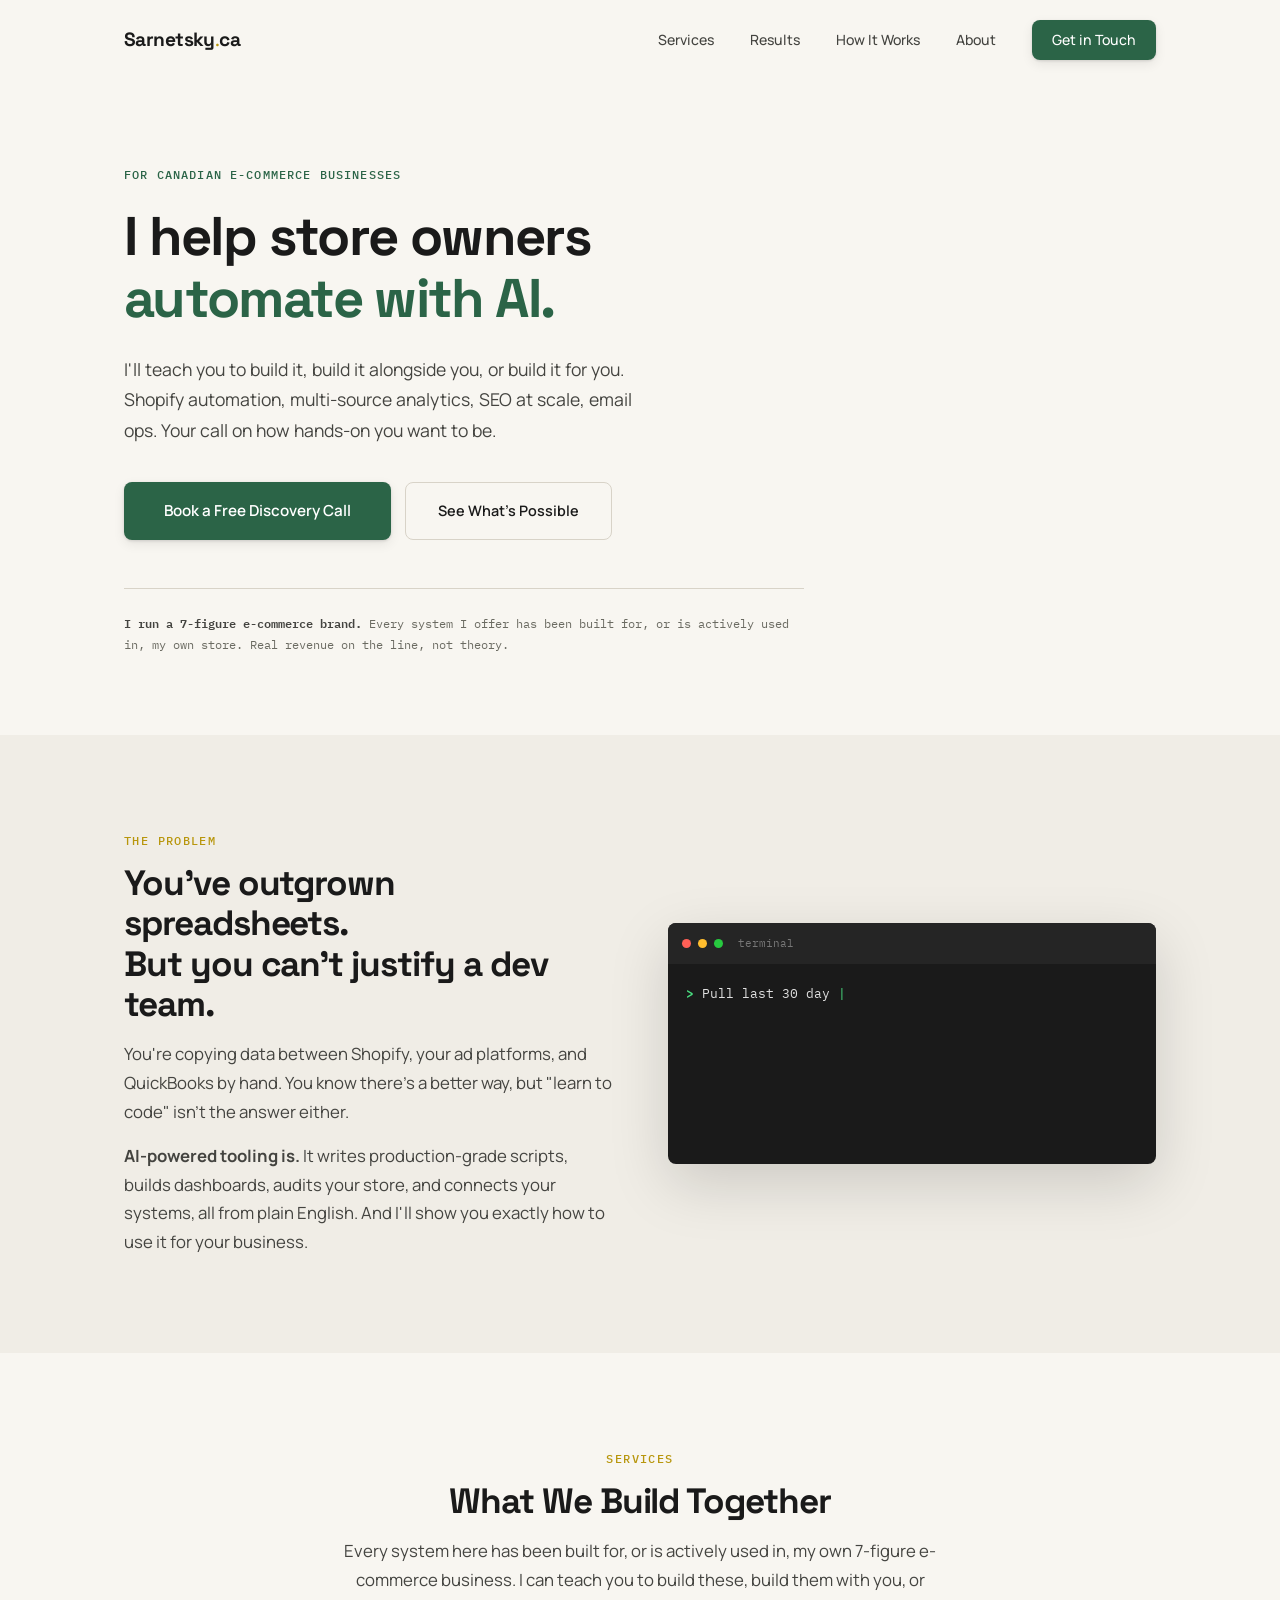
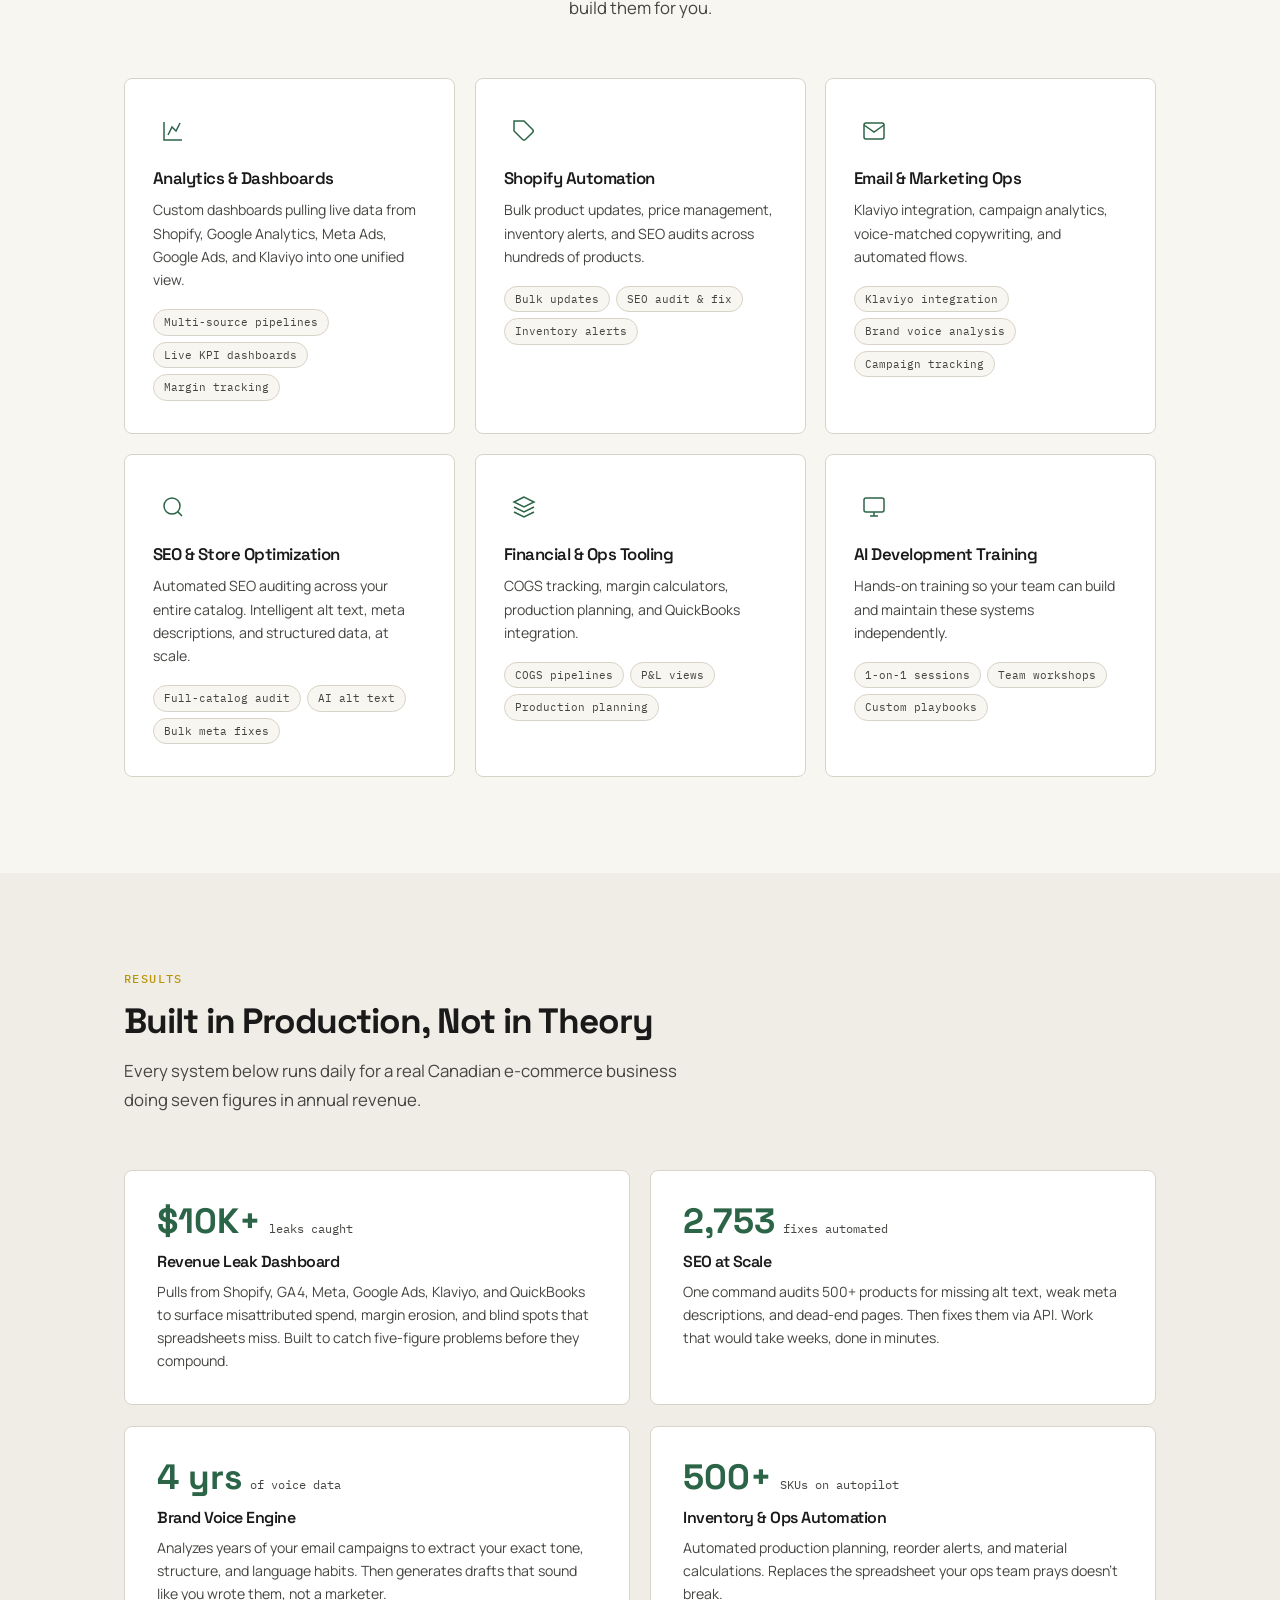
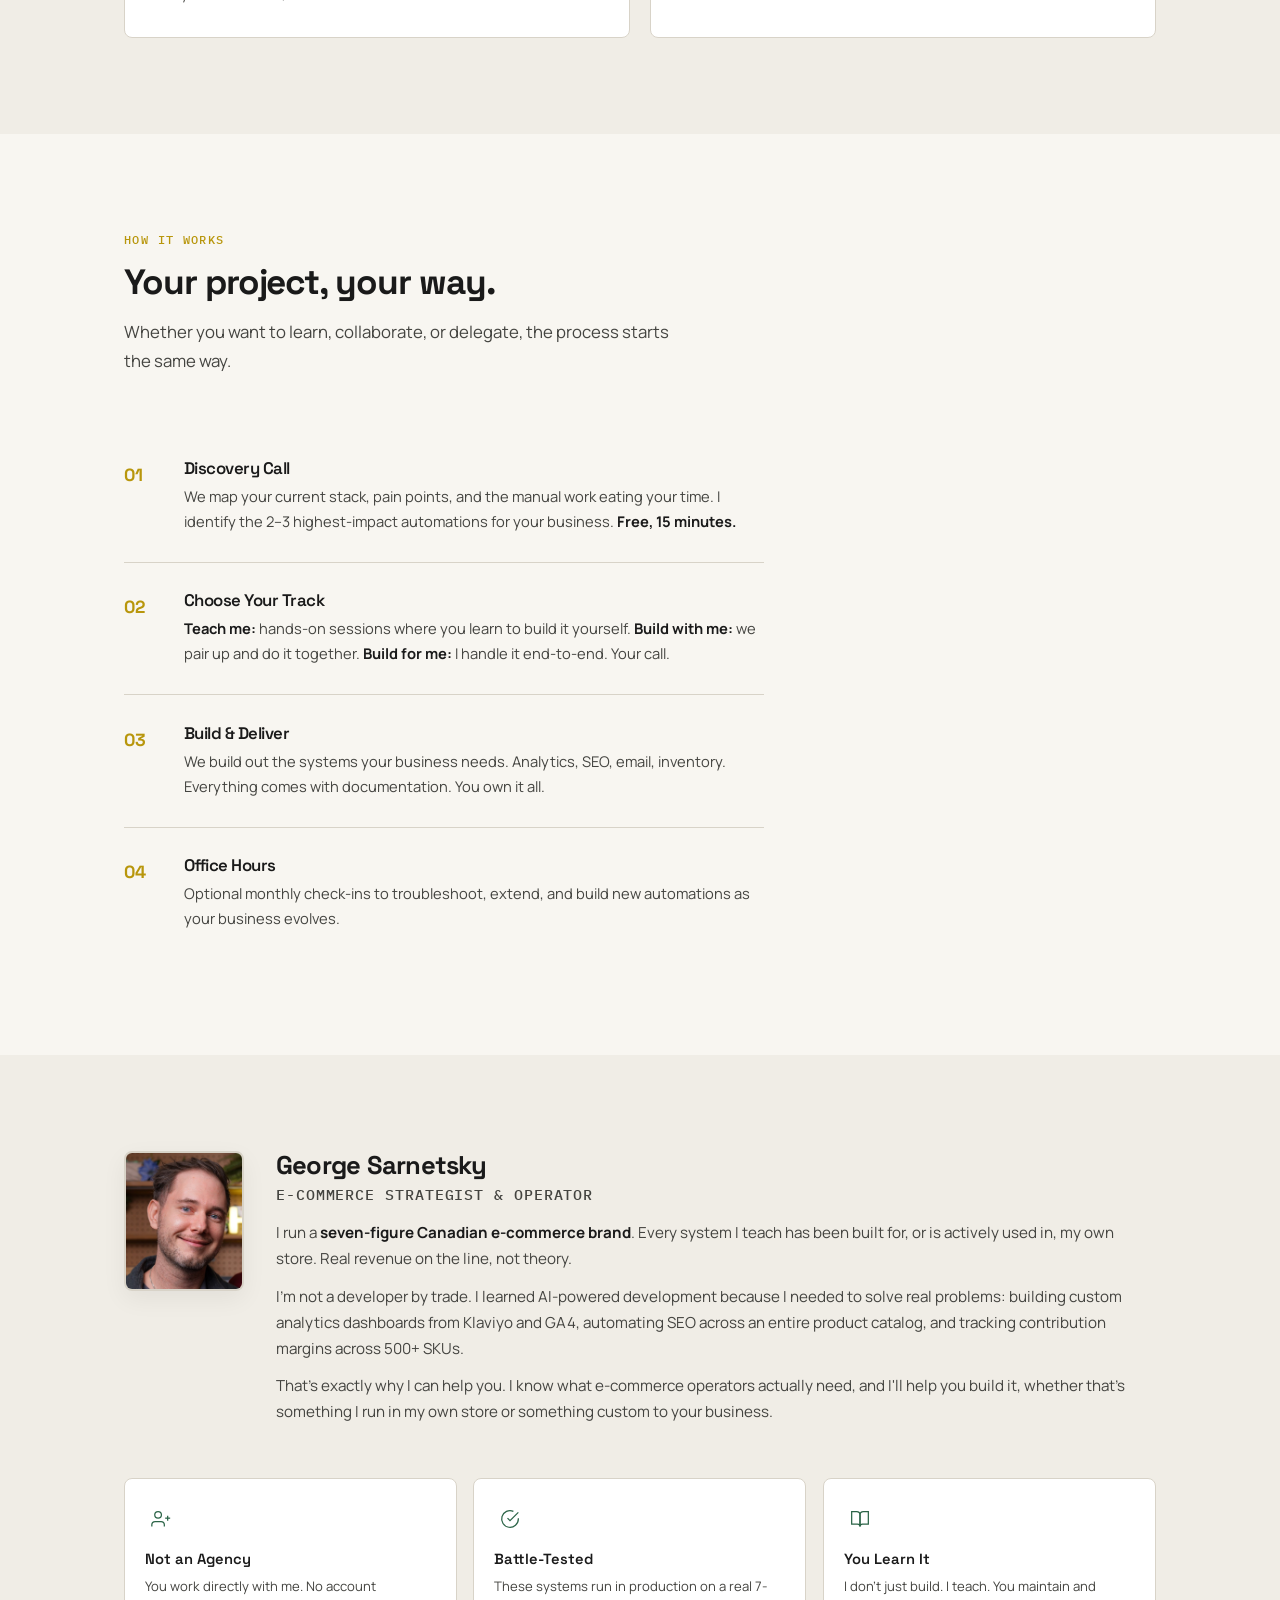
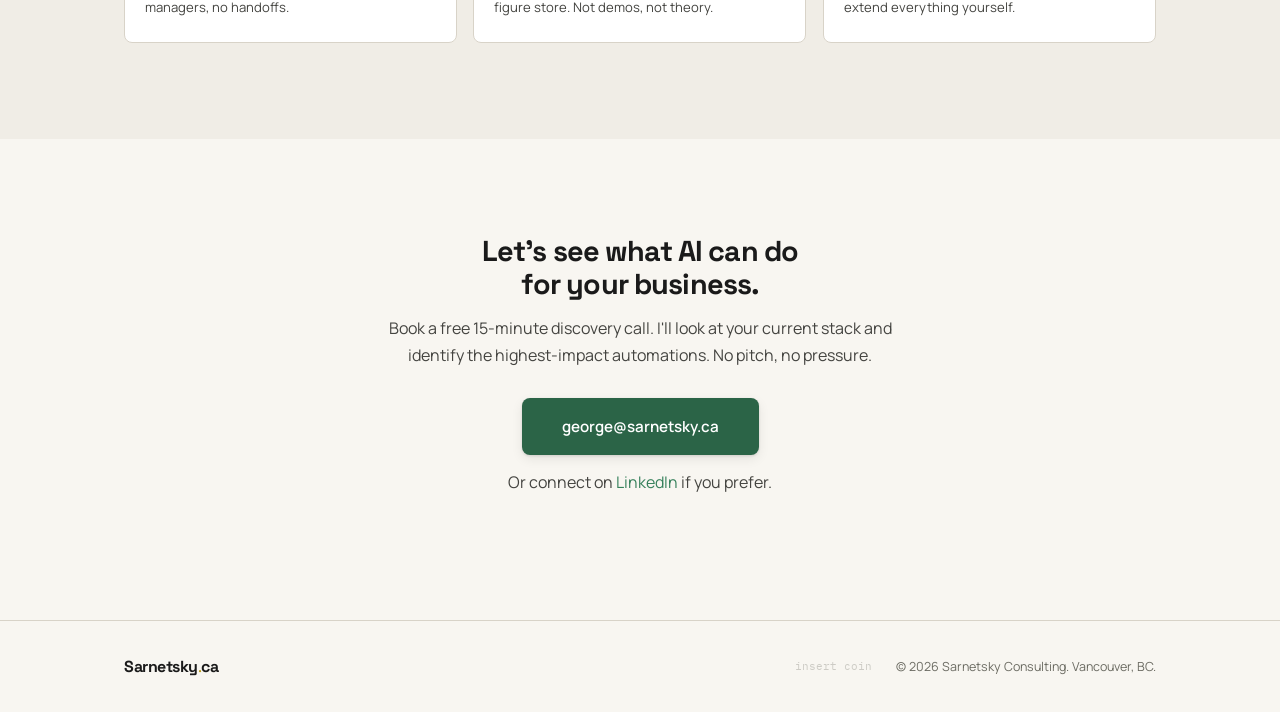
<file: index.html>
<!DOCTYPE html>
<html lang="en">
<head>
  <meta charset="UTF-8">
  <meta name="viewport" content="width=device-width, initial-scale=1.0">
  <title>Sarnetsky Consulting | AI-Powered E-Commerce Operations</title>
  <meta name="description" content="Sarnetsky Consulting helps Canadian e-commerce businesses automate operations, build dashboards, and scale smarter with AI-powered tooling.">
  <link rel="preconnect" href="https://fonts.googleapis.com">
  <link rel="preconnect" href="https://fonts.gstatic.com" crossorigin>
  <link href="https://fonts.googleapis.com/css2?family=Space+Grotesk:wght@400;500;600;700&family=Manrope:wght@400;500;600&family=IBM+Plex+Mono:wght@400;500&display=swap" rel="stylesheet">
  <link rel="stylesheet" href="css/style.css">
</head>
<body>

  <div class="scroll-hue-bar" id="hue-bar"></div>

  <!-- Nav -->
  <nav class="nav" id="nav">
    <div class="nav-inner container">
      <a href="#" class="nav-logo">
        Sarnetsky<span class="logo-dot">.</span>ca
      </a>
      <div class="nav-links" id="nav-links">
        <a href="#services">Services</a>
        <a href="#results">Results</a>
        <a href="#process">How It Works</a>
        <a href="#about">About</a>
        <a href="#contact" class="btn btn-sm btn-primary">Get in Touch</a>
      </div>
      <button class="nav-toggle" id="nav-toggle" aria-label="Toggle menu">
        <span></span><span></span><span></span>
      </button>
    </div>
  </nav>

  <!-- Hero -->
  <header class="hero">
    <div class="container">
      <div class="hero-content">
        <div class="hero-badge">For Canadian E-Commerce Businesses</div>
        <h1>I help store owners<br><span class="hero-accent">automate with AI.</span></h1>
        <p class="hero-sub">I'll teach you to build it, build it alongside you, or build it for you. Shopify automation, multi-source analytics, SEO at scale, email ops. Your call on how hands-on you want to be.</p>
        <div class="hero-cta">
          <a href="#contact" class="btn btn-primary btn-lg">Book a Free Discovery Call</a>
          <a href="#services" class="btn btn-outline">See What's Possible</a>
        </div>
        <p class="hero-credibility"><strong>I run a 7-figure e-commerce brand.</strong> Every system I offer has been built for, or is actively used in, my own store. Real revenue on the line, not theory.</p>
      </div>
    </div>
  </header>

  <!-- Problem -->
  <section class="section section-alt">
    <div class="container">
      <div class="problem-grid">
        <div class="problem-text" data-reveal="left">
          <div class="section-label">The Problem</div>
          <h2 class="section-title">You've outgrown spreadsheets.<br>But you can't justify a dev team.</h2>
          <p class="section-desc" style="margin-bottom: 16px;">You're copying data between Shopify, your ad platforms, and QuickBooks by hand. You know there's a better way, but "learn to code" isn't the answer either.</p>
          <p class="section-desc"><strong>AI-powered tooling is.</strong> It writes production-grade scripts, builds dashboards, audits your store, and connects your systems, all from plain English. And I'll show you exactly how to use it for your business.</p>
        </div>
        <div class="problem-terminal" data-reveal="right">
          <div class="terminal">
            <div class="terminal-bar">
              <span class="terminal-dot red"></span>
              <span class="terminal-dot yellow"></span>
              <span class="terminal-dot green"></span>
              <span class="terminal-title">terminal</span>
            </div>
            <div class="terminal-body">
              <div class="terminal-line">
                <span class="t-prompt">&gt;</span>
                <span class="t-input" id="typed-text"></span>
                <span class="t-cursor">|</span>
              </div>
              <div class="terminal-output" id="terminal-output"></div>
            </div>
          </div>
        </div>
      </div>
    </div>
  </section>

  <!-- Services -->
  <section class="section" id="services">
    <div class="container">
      <div class="section-header section-header-center" data-reveal>
        <div class="section-label">Services</div>
        <h2 class="section-title">What We Build Together</h2>
        <p class="section-desc">Every system here has been built for, or is actively used in, my own 7-figure e-commerce business. I can teach you to build these, build them with you, or build them for you.</p>
      </div>
      <div class="services-grid">

        <div class="service-card scroll-reveal">
          <div class="service-icon">
            <svg viewBox="0 0 24 24" fill="none" stroke="currentColor" stroke-width="1.5"><path d="M3 3v18h18"/><path d="M7 16l4-8 4 4 4-8"/></svg>
          </div>
          <h3>Analytics & Dashboards</h3>
          <p>Custom dashboards pulling live data from Shopify, Google Analytics, Meta Ads, Google Ads, and Klaviyo into one unified view.</p>
          <ul class="service-tags">
            <li>Multi-source pipelines</li>
            <li>Live KPI dashboards</li>
            <li>Margin tracking</li>
          </ul>
        </div>

        <div class="service-card scroll-reveal">
          <div class="service-icon">
            <svg viewBox="0 0 24 24" fill="none" stroke="currentColor" stroke-width="1.5"><path d="M20.59 13.41l-7.17 7.17a2 2 0 01-2.83 0L2 12V2h10l8.59 8.59a2 2 0 010 2.82z"/><line x1="7" y1="7" x2="7.01" y2="7"/></svg>
          </div>
          <h3>Shopify Automation</h3>
          <p>Bulk product updates, price management, inventory alerts, and SEO audits across hundreds of products.</p>
          <ul class="service-tags">
            <li>Bulk updates</li>
            <li>SEO audit & fix</li>
            <li>Inventory alerts</li>
          </ul>
        </div>

        <div class="service-card scroll-reveal">
          <div class="service-icon">
            <svg viewBox="0 0 24 24" fill="none" stroke="currentColor" stroke-width="1.5"><path d="M4 4h16c1.1 0 2 .9 2 2v12c0 1.1-.9 2-2 2H4c-1.1 0-2-.9-2-2V6c0-1.1.9-2 2-2z"/><polyline points="22,6 12,13 2,6"/></svg>
          </div>
          <h3>Email & Marketing Ops</h3>
          <p>Klaviyo integration, campaign analytics, voice-matched copywriting, and automated flows.</p>
          <ul class="service-tags">
            <li>Klaviyo integration</li>
            <li>Brand voice analysis</li>
            <li>Campaign tracking</li>
          </ul>
        </div>

        <div class="service-card scroll-reveal">
          <div class="service-icon">
            <svg viewBox="0 0 24 24" fill="none" stroke="currentColor" stroke-width="1.5"><circle cx="11" cy="11" r="8"/><line x1="21" y1="21" x2="16.65" y2="16.65"/></svg>
          </div>
          <h3>SEO & Store Optimization</h3>
          <p>Automated SEO auditing across your entire catalog. Intelligent alt text, meta descriptions, and structured data, at scale.</p>
          <ul class="service-tags">
            <li>Full-catalog audit</li>
            <li>AI alt text</li>
            <li>Bulk meta fixes</li>
          </ul>
        </div>

        <div class="service-card scroll-reveal">
          <div class="service-icon">
            <svg viewBox="0 0 24 24" fill="none" stroke="currentColor" stroke-width="1.5"><path d="M12 2L2 7l10 5 10-5-10-5z"/><path d="M2 17l10 5 10-5"/><path d="M2 12l10 5 10-5"/></svg>
          </div>
          <h3>Financial & Ops Tooling</h3>
          <p>COGS tracking, margin calculators, production planning, and QuickBooks integration.</p>
          <ul class="service-tags">
            <li>COGS pipelines</li>
            <li>P&L views</li>
            <li>Production planning</li>
          </ul>
        </div>

        <div class="service-card scroll-reveal">
          <div class="service-icon">
            <svg viewBox="0 0 24 24" fill="none" stroke="currentColor" stroke-width="1.5"><rect x="2" y="3" width="20" height="14" rx="2" ry="2"/><line x1="8" y1="21" x2="16" y2="21"/><line x1="12" y1="17" x2="12" y2="21"/></svg>
          </div>
          <h3>AI Development Training</h3>
          <p>Hands-on training so your team can build and maintain these systems independently.</p>
          <ul class="service-tags">
            <li>1-on-1 sessions</li>
            <li>Team workshops</li>
            <li>Custom playbooks</li>
          </ul>
        </div>

      </div>
    </div>
  </section>

  <!-- Results -->
  <section class="section section-alt" id="results">
    <div class="container">
      <div class="section-header" data-reveal>
        <div class="section-label">Results</div>
        <h2 class="section-title">Built in Production, Not in Theory</h2>
        <p class="section-desc">Every system below runs daily for a real Canadian e-commerce business doing seven figures in annual revenue.</p>
      </div>
      <div class="results-grid">

        <div class="result-card scroll-reveal">
          <div class="result-metric">
            <span class="result-num">$10K+</span>
            <span class="result-unit">leaks caught</span>
          </div>
          <h3>Revenue Leak Dashboard</h3>
          <p>Pulls from Shopify, GA4, Meta, Google Ads, Klaviyo, and QuickBooks to surface misattributed spend, margin erosion, and blind spots that spreadsheets miss. Built to catch five-figure problems before they compound.</p>
        </div>

        <div class="result-card scroll-reveal">
          <div class="result-metric">
            <span class="result-num" data-count="3000">0</span>
            <span class="result-unit">fixes automated</span>
          </div>
          <h3>SEO at Scale</h3>
          <p>One command audits 500+ products for missing alt text, weak meta descriptions, and dead-end pages. Then fixes them via API. Work that would take weeks, done in minutes.</p>
        </div>

        <div class="result-card scroll-reveal">
          <div class="result-metric">
            <span class="result-num">4 yrs</span>
            <span class="result-unit">of voice data</span>
          </div>
          <h3>Brand Voice Engine</h3>
          <p>Analyzes years of your email campaigns to extract your exact tone, structure, and language habits. Then generates drafts that sound like you wrote them, not a marketer.</p>
        </div>

        <div class="result-card scroll-reveal">
          <div class="result-metric">
            <span class="result-num">500+</span>
            <span class="result-unit">SKUs on autopilot</span>
          </div>
          <h3>Inventory & Ops Automation</h3>
          <p>Automated production planning, reorder alerts, and material calculations. Replaces the spreadsheet your ops team prays doesn't break.</p>
        </div>

      </div>
    </div>
  </section>

  <!-- Process -->
  <section class="section" id="process">
    <div class="container">
      <div class="section-header" data-reveal>
        <div class="section-label">How It Works</div>
        <h2 class="section-title">Your project, your way.</h2>
        <p class="section-desc">Whether you want to learn, collaborate, or delegate, the process starts the same way.</p>
      </div>
      <div class="process-steps">

        <div class="step" data-reveal="left">
          <div class="step-num">01</div>
          <div class="step-content">
            <h3>Discovery Call</h3>
            <p>We map your current stack, pain points, and the manual work eating your time. I identify the 2&ndash;3 highest-impact automations for your business. <strong>Free, 15 minutes.</strong></p>
          </div>
        </div>

        <div class="step" data-reveal="left">
          <div class="step-num">02</div>
          <div class="step-content">
            <h3>Choose Your Track</h3>
            <p><strong>Teach me:</strong> hands-on sessions where you learn to build it yourself. <strong>Build with me:</strong> we pair up and do it together. <strong>Build for me:</strong> I handle it end-to-end. Your call.</p>
          </div>
        </div>

        <div class="step" data-reveal="left">
          <div class="step-num">03</div>
          <div class="step-content">
            <h3>Build & Deliver</h3>
            <p>We build out the systems your business needs. Analytics, SEO, email, inventory. Everything comes with documentation. You own it all.</p>
          </div>
        </div>

        <div class="step" data-reveal="left">
          <div class="step-num">04</div>
          <div class="step-content">
            <h3>Office Hours</h3>
            <p>Optional monthly check-ins to troubleshoot, extend, and build new automations as your business evolves.</p>
          </div>
        </div>

      </div>
    </div>
  </section>

  <!-- About -->
  <section class="section section-alt" id="about">
    <div class="container">
      <div class="about-header" data-reveal>
        <div class="about-photo-wrapper">
          <img src="img/george.jpg" alt="George Sarnetsky" class="about-photo">
        </div>
        <div class="about-intro">
          <h2>George Sarnetsky</h2>
          <p class="about-role">E-Commerce Strategist & Operator</p>
          <p>I run a <strong>seven-figure Canadian e-commerce brand</strong>. Every system I teach has been built for, or is actively used in, my own store. Real revenue on the line, not theory.</p>
          <p>I'm not a developer by trade. I learned AI-powered development because I needed to solve real problems: building custom analytics dashboards from Klaviyo and GA4, automating SEO across an entire product catalog, and tracking contribution margins across 500+ SKUs.</p>
          <p>That's exactly why I can help you. I know what e-commerce operators actually need, and I'll help you build it, whether that's something I run in my own store or something custom to your business.</p>
        </div>
      </div>
      <div class="about-cards">
        <div class="about-card" data-reveal>
          <div class="about-card-icon">
            <svg viewBox="0 0 24 24" fill="none" stroke="currentColor" stroke-width="1.5"><path d="M16 21v-2a4 4 0 00-4-4H5a4 4 0 00-4 4v2"/><circle cx="8.5" cy="7" r="4"/><line x1="20" y1="8" x2="20" y2="14"/><line x1="23" y1="11" x2="17" y2="11"/></svg>
          </div>
          <h4>Not an Agency</h4>
          <p>You work directly with me. No account managers, no handoffs.</p>
        </div>
        <div class="about-card" data-reveal>
          <div class="about-card-icon">
            <svg viewBox="0 0 24 24" fill="none" stroke="currentColor" stroke-width="1.5"><path d="M22 11.08V12a10 10 0 11-5.93-9.14"/><polyline points="22 4 12 14.01 9 11.01"/></svg>
          </div>
          <h4>Battle-Tested</h4>
          <p>These systems run in production on a real 7-figure store. Not demos, not theory.</p>
        </div>
        <div class="about-card" data-reveal>
          <div class="about-card-icon">
            <svg viewBox="0 0 24 24" fill="none" stroke="currentColor" stroke-width="1.5"><path d="M2 3h6a4 4 0 014 4v14a3 3 0 00-3-3H2z"/><path d="M22 3h-6a4 4 0 00-4 4v14a3 3 0 013-3h7z"/></svg>
          </div>
          <h4>You Learn It</h4>
          <p>I don't just build. I teach. You maintain and extend everything yourself.</p>
        </div>
      </div>
    </div>
  </section>

  <!-- CTA -->
  <section class="section" id="contact">
    <div class="container">
      <div class="cta-inner" data-reveal="scale">
        <h2>Let's see what AI can do<br>for your business.</h2>
        <p>Book a free 15-minute discovery call. I'll look at your current stack and identify the highest-impact automations. No pitch, no pressure.</p>
        <a href="mailto:george@sarnetsky.ca" class="btn btn-primary btn-lg">george@sarnetsky.ca</a>
        <p class="cta-note">Or connect on <a href="#">LinkedIn</a> if you prefer.</p>
      </div>
    </div>
  </section>

  <!-- Footer -->
  <footer class="footer">
    <div class="container footer-inner">
      <a href="#" class="footer-logo">
        Sarnetsky<span class="logo-dot">.</span>ca
      </a>
      <div class="footer-right">
        <a href="invaders.html" class="easter-egg" title="Take a break">insert coin</a>
        <p class="footer-copy">&copy; 2026 Sarnetsky Consulting. Vancouver, BC.</p>
      </div>
    </div>
  </footer>

  <script src="js/main.js"></script>
</body>
</html>
</file>
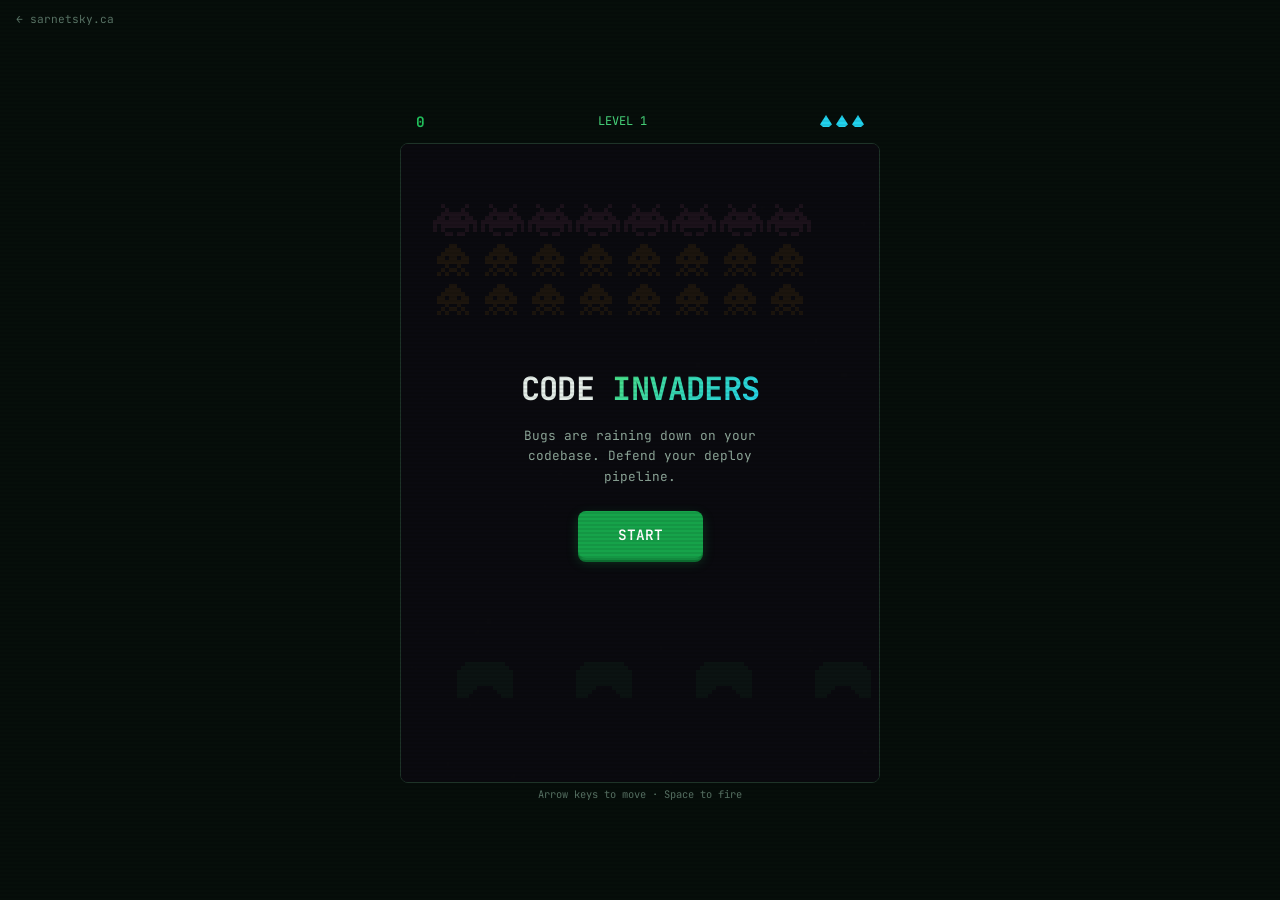
<file: invaders.html>
<!DOCTYPE html>
<html lang="en">
<head>
  <meta charset="UTF-8">
  <meta name="viewport" content="width=device-width, initial-scale=1.0, user-scalable=no">
  <title>Code Invaders | sarnetsky.ca</title>
  <link rel="preconnect" href="https://fonts.googleapis.com">
  <link rel="preconnect" href="https://fonts.gstatic.com" crossorigin>
  <link href="https://fonts.googleapis.com/css2?family=JetBrains+Mono:wght@400;600;700&display=swap" rel="stylesheet">
  <style>
    /* ============================================
       Code Invaders — Mobile-first CSS game
       ============================================ */
    *, *::before, *::after { box-sizing: border-box; margin: 0; padding: 0; }

    :root {
      --bg:      #060e0a;
      --surface: #0a150f;
      --border:  #1e3328;
      --text:    #e4ede8;
      --text-2:  #8fa89a;
      --text-3:  #5a7567;
      --accent:  #16a34a;
      --accent2: #4ade80;
      --green:   #22c55e;
      --amber:   #f59e0b;
      --red:     #ef4444;
      --cyan:    #22d3ee;
      --pink:    #f472b6;
      --mono:    'JetBrains Mono', monospace;
      /* Game sizing — scales with viewport */
      --cell: min(3.2vw, 14px);
    }

    html, body {
      height: 100%;
      overflow: hidden;
      touch-action: none;
      -webkit-tap-highlight-color: transparent;
    }

    body {
      font-family: var(--mono);
      background: var(--bg);
      color: var(--text);
      display: flex;
      flex-direction: column;
      align-items: center;
      justify-content: center;
      user-select: none;
      -webkit-user-select: none;
    }

    /* ---- Scanline overlay ---- */
    body::after {
      content: '';
      position: fixed;
      inset: 0;
      background: repeating-linear-gradient(
        0deg,
        transparent,
        transparent 2px,
        rgba(0,0,0,0.08) 2px,
        rgba(0,0,0,0.08) 4px
      );
      pointer-events: none;
      z-index: 100;
    }

    /* ---- HUD ---- */
    .hud {
      display: flex;
      justify-content: space-between;
      align-items: center;
      width: 100%;
      max-width: 480px;
      padding: 12px 16px;
      font-size: 0.75rem;
      color: var(--text-2);
    }

    .hud-score { color: var(--green); font-weight: 700; font-size: 0.9rem; }
    .hud-level { color: var(--accent2); }
    .hud-lives { display: flex; gap: 4px; }

    .life {
      width: 12px;
      height: 12px;
      background: var(--cyan);
      clip-path: polygon(50% 0%, 0% 80%, 25% 100%, 75% 100%, 100% 80%);
    }
    .life.lost { background: var(--border); }

    /* ---- Game canvas ---- */
    .game {
      position: relative;
      width: 100%;
      max-width: 480px;
      aspect-ratio: 3 / 4;
      background: var(--surface);
      border: 1px solid var(--border);
      border-radius: 8px;
      overflow: hidden;
    }

    .game canvas {
      display: block;
      width: 100%;
      height: 100%;
      image-rendering: pixelated;
      image-rendering: crisp-edges;
    }

    /* ---- Touch controls ---- */
    .controls {
      display: flex;
      justify-content: space-between;
      align-items: center;
      width: 100%;
      max-width: 480px;
      padding: 16px;
      gap: 12px;
    }

    .ctrl-btn {
      font-family: var(--mono);
      font-size: 1.4rem;
      font-weight: 700;
      color: var(--text);
      background: var(--surface);
      border: 1px solid var(--border);
      border-radius: 12px;
      width: 72px;
      height: 72px;
      display: flex;
      align-items: center;
      justify-content: center;
      cursor: pointer;
      transition: all 0.15s ease;
      -webkit-tap-highlight-color: transparent;
      touch-action: manipulation;
      /* Squishy effect */
      box-shadow:
        inset 0 1px 0 0 rgba(255,255,255,0.05),
        0 2px 0 0 var(--border),
        0 4px 0 0 #1a1a25,
        0 4px 8px 0 rgba(0,0,0,0.4);
    }

    .ctrl-btn:active {
      transform: translateY(3px);
      box-shadow:
        inset 0 1px 0 0 rgba(255,255,255,0.05),
        0 1px 0 0 var(--border),
        0 1px 4px 0 rgba(0,0,0,0.3);
    }

    .ctrl-btn.fire {
      width: auto;
      flex: 1;
      max-width: 180px;
      background: var(--accent);
      border-color: var(--accent);
      color: #fff;
      font-size: 0.85rem;
      letter-spacing: 0.1em;
      text-transform: uppercase;
      box-shadow:
        inset 0 1px 0 0 rgba(255,255,255,0.1),
        0 2px 0 0 #128a3e,
        0 4px 0 0 #0e7533,
        0 4px 12px 0 rgba(22, 163, 74, 0.3);
    }
    .ctrl-btn.fire:active {
      transform: translateY(3px);
      box-shadow:
        inset 0 1px 0 0 rgba(255,255,255,0.1),
        0 1px 0 0 #128a3e,
        0 1px 6px 0 rgba(22, 163, 74, 0.2);
    }

    /* ---- Overlays ---- */
    .overlay {
      position: absolute;
      inset: 0;
      display: flex;
      flex-direction: column;
      align-items: center;
      justify-content: center;
      background: rgba(10, 10, 15, 0.92);
      z-index: 10;
      text-align: center;
      padding: 24px;
      gap: 16px;
      transition: opacity 0.3s ease;
    }

    .overlay.hidden { opacity: 0; pointer-events: none; }

    .overlay h1 {
      font-size: clamp(1.4rem, 5vw, 2rem);
      font-weight: 700;
      letter-spacing: -0.02em;
    }

    .overlay .title-accent {
      background: linear-gradient(135deg, var(--accent2), #22d3ee);
      -webkit-background-clip: text;
      -webkit-text-fill-color: transparent;
      background-clip: text;
    }

    .overlay p {
      color: var(--text-2);
      font-size: 0.8rem;
      line-height: 1.6;
      max-width: 300px;
    }

    .overlay .start-btn {
      font-family: var(--mono);
      font-size: 0.9rem;
      font-weight: 600;
      color: #fff;
      background: var(--accent);
      border: none;
      border-radius: 8px;
      padding: 14px 40px;
      cursor: pointer;
      margin-top: 8px;
      transition: all 0.2s ease;
      box-shadow:
        0 2px 0 0 #128a3e,
        0 4px 0 0 #0e7533,
        0 4px 12px 0 rgba(22, 163, 74, 0.3);
    }
    .overlay .start-btn:active {
      transform: translateY(3px);
      box-shadow: 0 1px 0 0 #128a3e;
    }

    .overlay .final-score {
      font-size: 2rem;
      font-weight: 700;
      color: var(--green);
    }

    .back-link {
      position: absolute;
      top: 12px;
      left: 16px;
      font-size: 0.7rem;
      color: var(--text-3);
      text-decoration: none;
      z-index: 50;
    }
    .back-link:hover { color: var(--accent2); }

    .key-hint {
      font-size: 0.65rem;
      color: var(--text-3);
      text-align: center;
      margin-top: 4px;
    }

    /* ---- Desktop: hide touch controls, show key hints ---- */
    @media (min-width: 769px) {
      .controls { display: none; }
      .key-hint { display: block; }
    }

    @media (max-width: 768px) {
      .key-hint { display: none; }
      .game { border-radius: 8px 8px 0 0; border-bottom: none; }
      .controls {
        background: var(--surface);
        border: 1px solid var(--border);
        border-top: none;
        border-radius: 0 0 8px 8px;
        padding: 12px;
      }
      .ctrl-btn { width: 64px; height: 64px; font-size: 1.2rem; }
    }

    @media (max-width: 380px) {
      .ctrl-btn { width: 56px; height: 56px; border-radius: 10px; }
      .ctrl-btn.fire { font-size: 0.75rem; }
    }
  </style>
</head>
<body>
  <a href="index.html" class="back-link">&larr; sarnetsky.ca</a>

  <div class="hud">
    <div class="hud-score" id="score">0</div>
    <div class="hud-level" id="level">LEVEL 1</div>
    <div class="hud-lives" id="lives">
      <div class="life"></div>
      <div class="life"></div>
      <div class="life"></div>
    </div>
  </div>

  <div class="game" id="game">
    <canvas id="canvas"></canvas>

    <!-- Start screen -->
    <div class="overlay" id="start-screen">
      <h1>CODE <span class="title-accent">INVADERS</span></h1>
      <p>Bugs are raining down on your codebase. Defend your deploy pipeline.</p>
      <button class="start-btn" id="start-btn">START</button>
    </div>

    <!-- Game over screen -->
    <div class="overlay hidden" id="gameover-screen">
      <h1>GAME OVER</h1>
      <div class="final-score" id="final-score">0</div>
      <p>bugs squashed</p>
      <button class="start-btn" id="restart-btn">PLAY AGAIN</button>
    </div>
  </div>

  <div class="controls">
    <button class="ctrl-btn" id="btn-left" aria-label="Move left">&larr;</button>
    <button class="ctrl-btn fire" id="btn-fire">FIRE</button>
    <button class="ctrl-btn" id="btn-right" aria-label="Move right">&rarr;</button>
  </div>

  <div class="key-hint">Arrow keys to move &middot; Space to fire</div>

  <script>
    (function () {
      'use strict';

      // ---- Canvas setup ----
      var canvas = document.getElementById('canvas');
      var ctx = canvas.getContext('2d');
      var gameEl = document.getElementById('game');

      // Internal resolution (pixel art scale)
      var W = 240;
      var H = 320;
      canvas.width = W;
      canvas.height = H;

      // ---- Game state ----
      var state = 'start'; // start | playing | gameover
      var score = 0;
      var level = 1;
      var lives = 3;
      var frameCount = 0;

      // ---- Colors (matching site theme) ----
      var C = {
        bg: '#12121a',
        player: '#22d3ee',
        playerGlow: 'rgba(34,211,238,0.3)',
        bullet: '#4ade80',
        alien1: '#f472b6',
        alien2: '#f59e0b',
        alien3: '#22c55e',
        alienBullet: '#ef4444',
        explosion: '#f59e0b',
        shield: '#16a34a',
        text: '#e4e4ed',
        dim: '#666677',
        star: '#2a2a3a'
      };

      // ---- Player ----
      var player = {
        x: W / 2 - 8,
        y: H - 28,
        w: 16,
        h: 12,
        speed: 2.5,
        cooldown: 0
      };

      // ---- Input ----
      var keys = { left: false, right: false, fire: false };

      // ---- Entities ----
      var bullets = [];
      var alienBullets = [];
      var aliens = [];
      var explosions = [];
      var shields = [];
      var stars = [];

      // ---- Alien grid config ----
      var alienDir = 1; // 1 = right, -1 = left
      var alienMoveTimer = 0;
      var alienMoveInterval = 45; // frames between moves
      var alienStepX = 4;
      var alienStepY = 8;
      var alienShootChance = 0.006;

      // ---- Star field ----
      function initStars() {
        stars = [];
        for (var i = 0; i < 40; i++) {
          stars.push({
            x: Math.random() * W,
            y: Math.random() * H,
            s: Math.random() * 1.5 + 0.5,
            speed: Math.random() * 0.3 + 0.1
          });
        }
      }

      function drawStars() {
        for (var i = 0; i < stars.length; i++) {
          var s = stars[i];
          ctx.fillStyle = C.star;
          ctx.globalAlpha = 0.3 + Math.sin(frameCount * 0.02 + i) * 0.2;
          ctx.fillRect(s.x, s.y, s.s, s.s);
          s.y += s.speed;
          if (s.y > H) { s.y = 0; s.x = Math.random() * W; }
        }
        ctx.globalAlpha = 1;
      }

      // ---- Alien sprites (pixel art as arrays) ----
      // Each is a 2D array of 0/1, drawn at 2px per cell
      var alienSprites = [
        // Bug type 1 — classic crab
        [
          [0,0,1,0,0,0,0,0,1,0,0],
          [0,0,0,1,0,0,0,1,0,0,0],
          [0,0,1,1,1,1,1,1,1,0,0],
          [0,1,1,0,1,1,1,0,1,1,0],
          [1,1,1,1,1,1,1,1,1,1,1],
          [1,0,1,1,1,1,1,1,1,0,1],
          [1,0,1,0,0,0,0,0,1,0,1],
          [0,0,0,1,1,0,1,1,0,0,0]
        ],
        // Bug type 2 — squid
        [
          [0,0,0,0,1,1,0,0,0,0],
          [0,0,0,1,1,1,1,0,0,0],
          [0,0,1,1,1,1,1,1,0,0],
          [0,1,1,0,1,1,0,1,1,0],
          [0,1,1,1,1,1,1,1,1,0],
          [0,0,0,1,0,0,1,0,0,0],
          [0,0,1,0,1,1,0,1,0,0],
          [0,1,0,1,0,0,1,0,1,0]
        ],
        // Bug type 3 — octopus
        [
          [0,0,0,1,1,1,1,0,0,0],
          [0,1,1,1,1,1,1,1,1,0],
          [1,1,1,1,1,1,1,1,1,1],
          [1,1,1,0,0,0,0,1,1,1],
          [1,1,1,1,1,1,1,1,1,1],
          [0,0,1,1,0,0,1,1,0,0],
          [0,1,1,0,0,0,0,1,1,0],
          [0,0,1,1,0,0,1,1,0,0]
        ]
      ];

      function drawSprite(sprite, x, y, color, scale) {
        ctx.fillStyle = color;
        for (var r = 0; r < sprite.length; r++) {
          for (var c = 0; c < sprite[r].length; c++) {
            if (sprite[r][c]) {
              ctx.fillRect(x + c * scale, y + r * scale, scale, scale);
            }
          }
        }
      }

      // ---- Shield blocks ----
      function initShields() {
        shields = [];
        var shieldW = 24;
        var shieldH = 16;
        var positions = [40, 100, 160, 220]; // 4 shield bunkers

        // Arch shape
        var arch = [
          [0,0,1,1,1,1,1,1,1,1,1,1,0,0],
          [0,1,1,1,1,1,1,1,1,1,1,1,1,0],
          [1,1,1,1,1,1,1,1,1,1,1,1,1,1],
          [1,1,1,1,1,1,1,1,1,1,1,1,1,1],
          [1,1,1,1,1,1,1,1,1,1,1,1,1,1],
          [1,1,1,1,1,1,1,1,1,1,1,1,1,1],
          [1,1,1,1,1,0,0,0,0,1,1,1,1,1],
          [1,1,1,1,0,0,0,0,0,0,1,1,1,1],
          [1,1,1,0,0,0,0,0,0,0,0,1,1,1]
        ];

        for (var p = 0; p < positions.length; p++) {
          for (var r = 0; r < arch.length; r++) {
            for (var c = 0; c < arch[r].length; c++) {
              if (arch[r][c]) {
                shields.push({
                  x: positions[p] - 12 + c * 2,
                  y: H - 60 + r * 2,
                  w: 2,
                  h: 2,
                  hp: 3
                });
              }
            }
          }
        }
      }

      function drawShields() {
        for (var i = 0; i < shields.length; i++) {
          var s = shields[i];
          var alpha = s.hp / 3;
          ctx.fillStyle = C.shield;
          ctx.globalAlpha = alpha * 0.8;
          ctx.fillRect(s.x, s.y, s.w, s.h);
        }
        ctx.globalAlpha = 1;
      }

      // ---- Alien grid ----
      function initAliens() {
        aliens = [];
        alienDir = 1;
        alienMoveTimer = 0;
        alienMoveInterval = Math.max(15, 45 - (level - 1) * 5);
        alienShootChance = 0.006 + (level - 1) * 0.002;

        var rows = Math.min(5, 3 + Math.floor((level - 1) / 2));
        var cols = 8;
        var startX = 16;
        var startY = 30;
        var gapX = 24;
        var gapY = 20;

        for (var r = 0; r < rows; r++) {
          var type = r < 1 ? 0 : (r < 3 ? 1 : 2);
          var color = type === 0 ? C.alien1 : (type === 1 ? C.alien2 : C.alien3);
          var points = type === 0 ? 30 : (type === 1 ? 20 : 10);
          for (var c = 0; c < cols; c++) {
            aliens.push({
              x: startX + c * gapX,
              y: startY + r * gapY,
              w: 16,
              h: 14,
              type: type,
              color: color,
              points: points,
              alive: true
            });
          }
        }
      }

      // ---- Drawing ----
      function drawPlayer() {
        var px = player.x;
        var py = player.y;

        // Glow
        ctx.fillStyle = C.playerGlow;
        ctx.fillRect(px - 2, py + 2, player.w + 4, player.h + 2);

        // Ship body
        ctx.fillStyle = C.player;
        // Base
        ctx.fillRect(px, py + 4, 16, 8);
        // Cockpit
        ctx.fillRect(px + 4, py + 2, 8, 2);
        ctx.fillRect(px + 6, py, 4, 2);
        // Nose
        ctx.fillRect(px + 7, py - 2, 2, 2);
      }

      function drawBullets() {
        // Player bullets
        ctx.fillStyle = C.bullet;
        for (var i = 0; i < bullets.length; i++) {
          ctx.fillRect(bullets[i].x, bullets[i].y, 2, 6);
          // Glow trail
          ctx.fillStyle = 'rgba(74,222,128,0.3)';
          ctx.fillRect(bullets[i].x - 1, bullets[i].y + 6, 4, 4);
          ctx.fillStyle = C.bullet;
        }

        // Alien bullets
        ctx.fillStyle = C.alienBullet;
        for (var j = 0; j < alienBullets.length; j++) {
          var ab = alienBullets[j];
          // Zigzag bullet
          ctx.fillRect(ab.x + (frameCount % 4 < 2 ? 0 : 1), ab.y, 2, 4);
          ctx.fillRect(ab.x + (frameCount % 4 < 2 ? 1 : 0), ab.y + 4, 2, 4);
        }
      }

      function drawAliens() {
        for (var i = 0; i < aliens.length; i++) {
          var a = aliens[i];
          if (!a.alive) continue;
          var frame = (frameCount % 60 < 30) ? 0 : 1;
          drawSprite(alienSprites[a.type], a.x, a.y, a.color, 2);
        }
      }

      function drawExplosions() {
        for (var i = explosions.length - 1; i >= 0; i--) {
          var e = explosions[i];
          e.life--;
          if (e.life <= 0) {
            explosions.splice(i, 1);
            continue;
          }
          var progress = 1 - e.life / e.maxLife;
          ctx.globalAlpha = 1 - progress;

          // Particle burst
          for (var p = 0; p < e.particles.length; p++) {
            var pt = e.particles[p];
            var px = e.x + pt.dx * progress * 8;
            var py = e.y + pt.dy * progress * 8;
            ctx.fillStyle = pt.color;
            var size = (1 - progress) * 3;
            ctx.fillRect(px, py, size, size);
          }
          ctx.globalAlpha = 1;
        }
      }

      function createExplosion(x, y, color) {
        var particles = [];
        for (var i = 0; i < 8; i++) {
          var angle = (i / 8) * Math.PI * 2;
          particles.push({
            dx: Math.cos(angle),
            dy: Math.sin(angle),
            color: i % 2 === 0 ? color : C.explosion
          });
        }
        explosions.push({ x: x, y: y, life: 15, maxLife: 15, particles: particles });
      }

      // ---- Game logic ----
      function update() {
        if (state !== 'playing') return;
        frameCount++;

        // Player movement
        if (keys.left && player.x > 2) player.x -= player.speed;
        if (keys.right && player.x < W - player.w - 2) player.x += player.speed;

        // Player shooting
        if (keys.fire && player.cooldown <= 0 && bullets.length < 3) {
          bullets.push({ x: player.x + 7, y: player.y - 6 });
          player.cooldown = 12;
        }
        if (player.cooldown > 0) player.cooldown--;

        // Move bullets
        for (var i = bullets.length - 1; i >= 0; i--) {
          bullets[i].y -= 4;
          if (bullets[i].y < -8) bullets.splice(i, 1);
        }

        for (var j = alienBullets.length - 1; j >= 0; j--) {
          alienBullets[j].y += 2.5;
          if (alienBullets[j].y > H + 8) alienBullets.splice(j, 1);
        }

        // Move aliens
        alienMoveTimer++;
        if (alienMoveTimer >= alienMoveInterval) {
          alienMoveTimer = 0;
          var hitEdge = false;

          for (var a = 0; a < aliens.length; a++) {
            if (!aliens[a].alive) continue;
            aliens[a].x += alienStepX * alienDir;
            if (aliens[a].x <= 2 || aliens[a].x + aliens[a].w >= W - 2) {
              hitEdge = true;
            }
          }

          if (hitEdge) {
            alienDir *= -1;
            for (var b = 0; b < aliens.length; b++) {
              if (aliens[b].alive) aliens[b].y += alienStepY;
            }
          }

          // Speed up as fewer aliens remain
          var aliveCount = aliens.filter(function (x) { return x.alive; }).length;
          if (aliveCount > 0) {
            alienMoveInterval = Math.max(4, Math.round(45 * (aliveCount / aliens.length) - (level - 1) * 3));
          }
        }

        // Alien shooting
        var shooters = aliens.filter(function (x) { return x.alive; });
        if (shooters.length > 0 && Math.random() < alienShootChance) {
          var shooter = shooters[Math.floor(Math.random() * shooters.length)];
          alienBullets.push({ x: shooter.x + 8, y: shooter.y + 14 });
        }

        // ---- Collisions ----
        // Bullets vs aliens
        for (var bi = bullets.length - 1; bi >= 0; bi--) {
          var bul = bullets[bi];
          for (var ai = 0; ai < aliens.length; ai++) {
            var al = aliens[ai];
            if (!al.alive) continue;
            if (bul.x < al.x + al.w && bul.x + 2 > al.x &&
                bul.y < al.y + al.h && bul.y + 6 > al.y) {
              al.alive = false;
              bullets.splice(bi, 1);
              score += al.points;
              createExplosion(al.x + al.w / 2, al.y + al.h / 2, al.color);
              updateHUD();
              break;
            }
          }
        }

        // Alien bullets vs player
        for (var abi = alienBullets.length - 1; abi >= 0; abi--) {
          var ab = alienBullets[abi];
          if (ab.x < player.x + player.w && ab.x + 2 > player.x &&
              ab.y < player.y + player.h && ab.y + 8 > player.y) {
            alienBullets.splice(abi, 1);
            lives--;
            createExplosion(player.x + 8, player.y + 6, C.player);
            updateHUD();
            if (lives <= 0) {
              gameOver();
              return;
            }
            // Brief invulnerability flash
            player.x = W / 2 - 8;
          }
        }

        // Bullets vs shields
        for (var si = shields.length - 1; si >= 0; si--) {
          var sh = shields[si];
          // Player bullets
          for (var pbi = bullets.length - 1; pbi >= 0; pbi--) {
            var pb = bullets[pbi];
            if (pb.x < sh.x + sh.w && pb.x + 2 > sh.x &&
                pb.y < sh.y + sh.h && pb.y + 6 > sh.y) {
              bullets.splice(pbi, 1);
              sh.hp--;
              if (sh.hp <= 0) shields.splice(si, 1);
              break;
            }
          }
        }
        // Alien bullets vs shields
        for (var si2 = shields.length - 1; si2 >= 0; si2--) {
          var sh2 = shields[si2];
          for (var abi2 = alienBullets.length - 1; abi2 >= 0; abi2--) {
            var ab2 = alienBullets[abi2];
            if (ab2.x < sh2.x + sh2.w && ab2.x + 2 > sh2.x &&
                ab2.y < sh2.y + sh2.h && ab2.y + 8 > sh2.y) {
              alienBullets.splice(abi2, 1);
              sh2.hp--;
              if (sh2.hp <= 0) shields.splice(si2, 1);
              break;
            }
          }
        }

        // Aliens reaching bottom
        for (var ri = 0; ri < aliens.length; ri++) {
          if (aliens[ri].alive && aliens[ri].y + aliens[ri].h >= player.y - 4) {
            gameOver();
            return;
          }
        }

        // Level clear
        var remaining = aliens.filter(function (x) { return x.alive; }).length;
        if (remaining === 0) {
          level++;
          updateHUD();
          initAliens();
          initShields();
          bullets = [];
          alienBullets = [];
        }
      }

      function draw() {
        ctx.fillStyle = C.bg;
        ctx.fillRect(0, 0, W, H);

        drawStars();
        drawShields();
        drawAliens();
        drawBullets();
        drawExplosions();

        if (state === 'playing') {
          drawPlayer();
        }
      }

      function gameLoop() {
        update();
        draw();
        requestAnimationFrame(gameLoop);
      }

      // ---- HUD ----
      function updateHUD() {
        document.getElementById('score').textContent = score;
        document.getElementById('level').textContent = 'LEVEL ' + level;
        var livesEl = document.getElementById('lives');
        livesEl.innerHTML = '';
        for (var i = 0; i < 3; i++) {
          var div = document.createElement('div');
          div.className = 'life' + (i >= lives ? ' lost' : '');
          livesEl.appendChild(div);
        }
      }

      // ---- State changes ----
      function startGame() {
        state = 'playing';
        score = 0;
        level = 1;
        lives = 3;
        frameCount = 0;
        player.x = W / 2 - 8;
        bullets = [];
        alienBullets = [];
        explosions = [];
        initStars();
        initAliens();
        initShields();
        updateHUD();
        document.getElementById('start-screen').classList.add('hidden');
        document.getElementById('gameover-screen').classList.add('hidden');
      }

      function gameOver() {
        state = 'gameover';
        document.getElementById('final-score').textContent = score;
        document.getElementById('gameover-screen').classList.remove('hidden');
      }

      // ---- Input handlers ----
      // Keyboard
      document.addEventListener('keydown', function (e) {
        if (e.key === 'ArrowLeft' || e.key === 'a') keys.left = true;
        if (e.key === 'ArrowRight' || e.key === 'd') keys.right = true;
        if (e.key === ' ' || e.key === 'ArrowUp') { keys.fire = true; e.preventDefault(); }
        if (e.key === 'Enter' && state !== 'playing') startGame();
      });

      document.addEventListener('keyup', function (e) {
        if (e.key === 'ArrowLeft' || e.key === 'a') keys.left = false;
        if (e.key === 'ArrowRight' || e.key === 'd') keys.right = false;
        if (e.key === ' ' || e.key === 'ArrowUp') keys.fire = false;
      });

      // Touch buttons
      function touchOn(id, key) {
        var el = document.getElementById(id);
        el.addEventListener('touchstart', function (e) { e.preventDefault(); keys[key] = true; }, { passive: false });
        el.addEventListener('touchend', function (e) { e.preventDefault(); keys[key] = false; }, { passive: false });
        el.addEventListener('mousedown', function () { keys[key] = true; });
        el.addEventListener('mouseup', function () { keys[key] = false; });
        el.addEventListener('mouseleave', function () { keys[key] = false; });
      }

      touchOn('btn-left', 'left');
      touchOn('btn-right', 'right');
      touchOn('btn-fire', 'fire');

      // Start/restart buttons
      document.getElementById('start-btn').addEventListener('click', startGame);
      document.getElementById('restart-btn').addEventListener('click', startGame);

      // ---- Swipe support (alternative to buttons) ----
      var touchStartX = null;
      var gameCanvas = document.getElementById('game');

      gameCanvas.addEventListener('touchstart', function (e) {
        if (state !== 'playing') return;
        touchStartX = e.touches[0].clientX;
      }, { passive: true });

      gameCanvas.addEventListener('touchmove', function (e) {
        if (state !== 'playing' || touchStartX === null) return;
        var dx = e.touches[0].clientX - touchStartX;
        var threshold = 8;
        keys.left = dx < -threshold;
        keys.right = dx > threshold;
      }, { passive: true });

      gameCanvas.addEventListener('touchend', function () {
        touchStartX = null;
        keys.left = false;
        keys.right = false;
      }, { passive: true });

      // Tap to fire on canvas
      gameCanvas.addEventListener('click', function () {
        if (state === 'playing') {
          keys.fire = true;
          setTimeout(function () { keys.fire = false; }, 100);
        }
      });

      // ---- Init ----
      initStars();
      initAliens();
      initShields();
      gameLoop();

    })();
  </script>
</body>
</html>
</file>
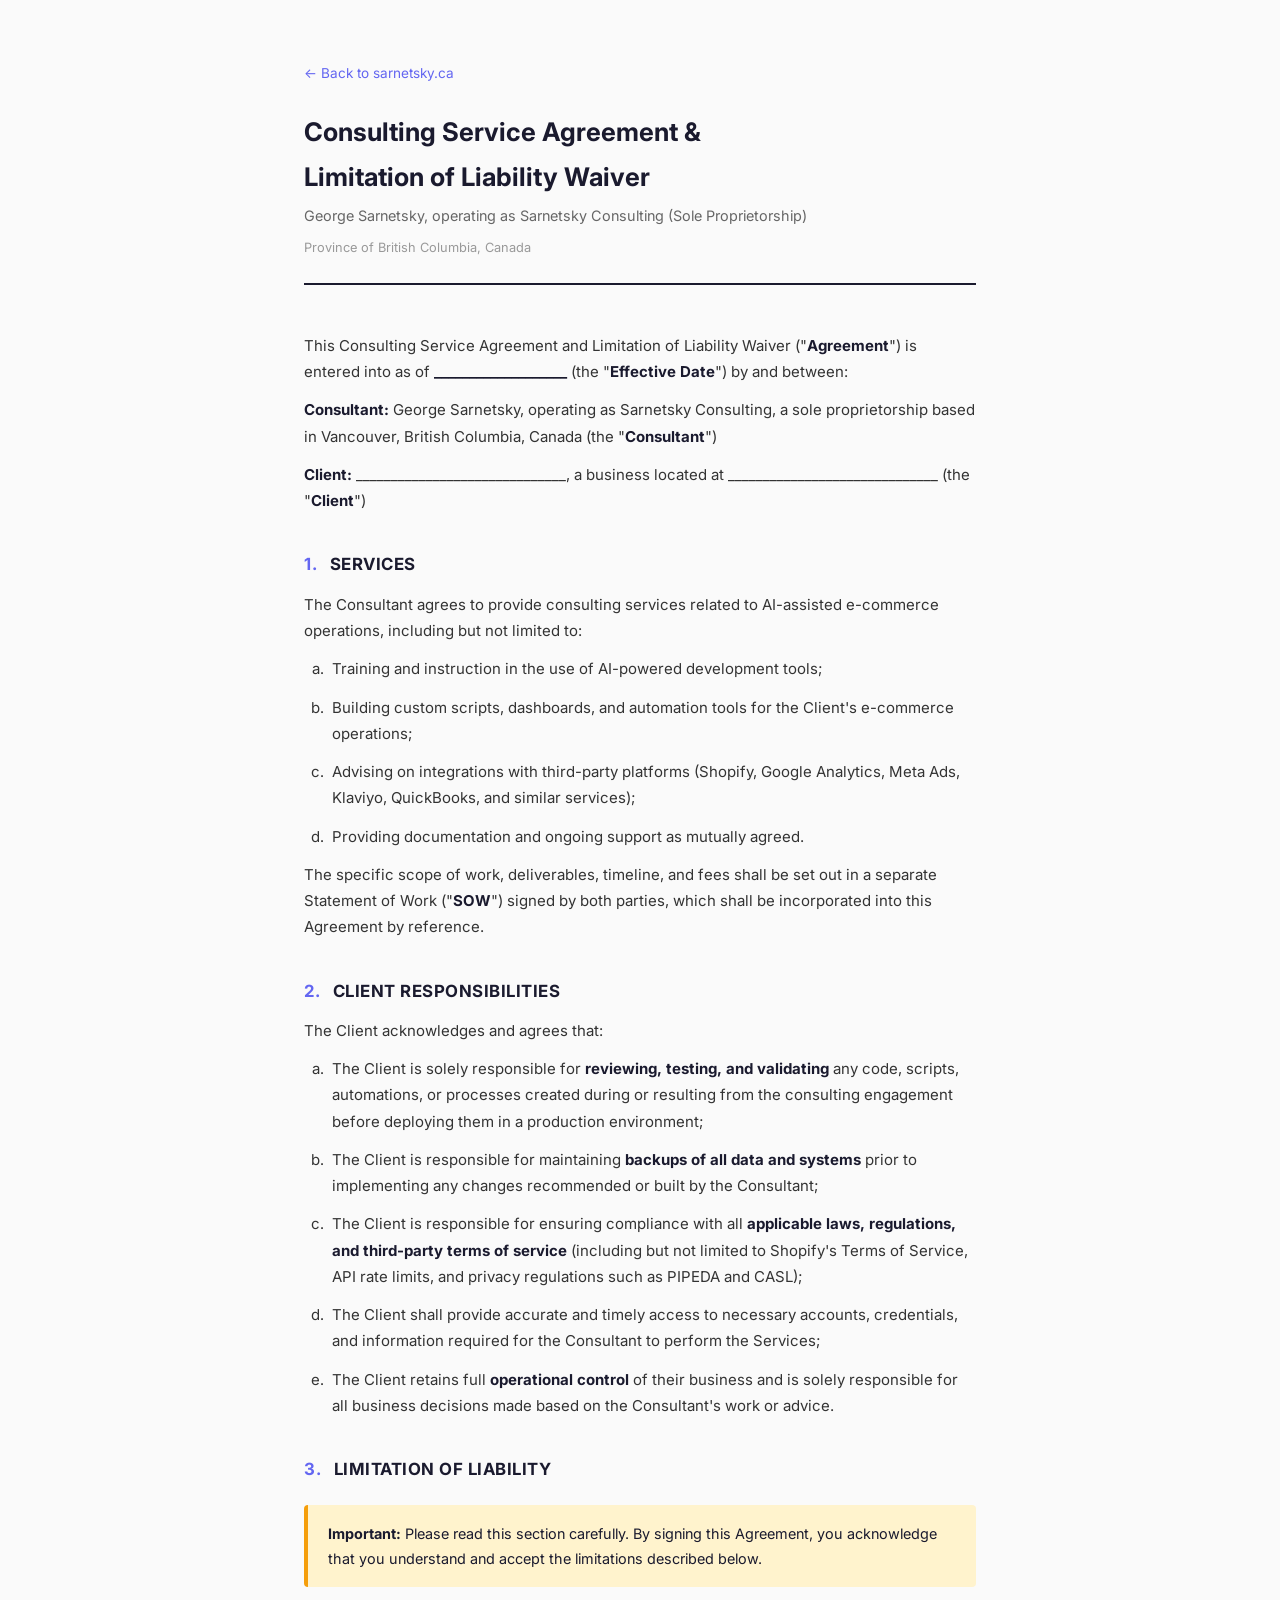
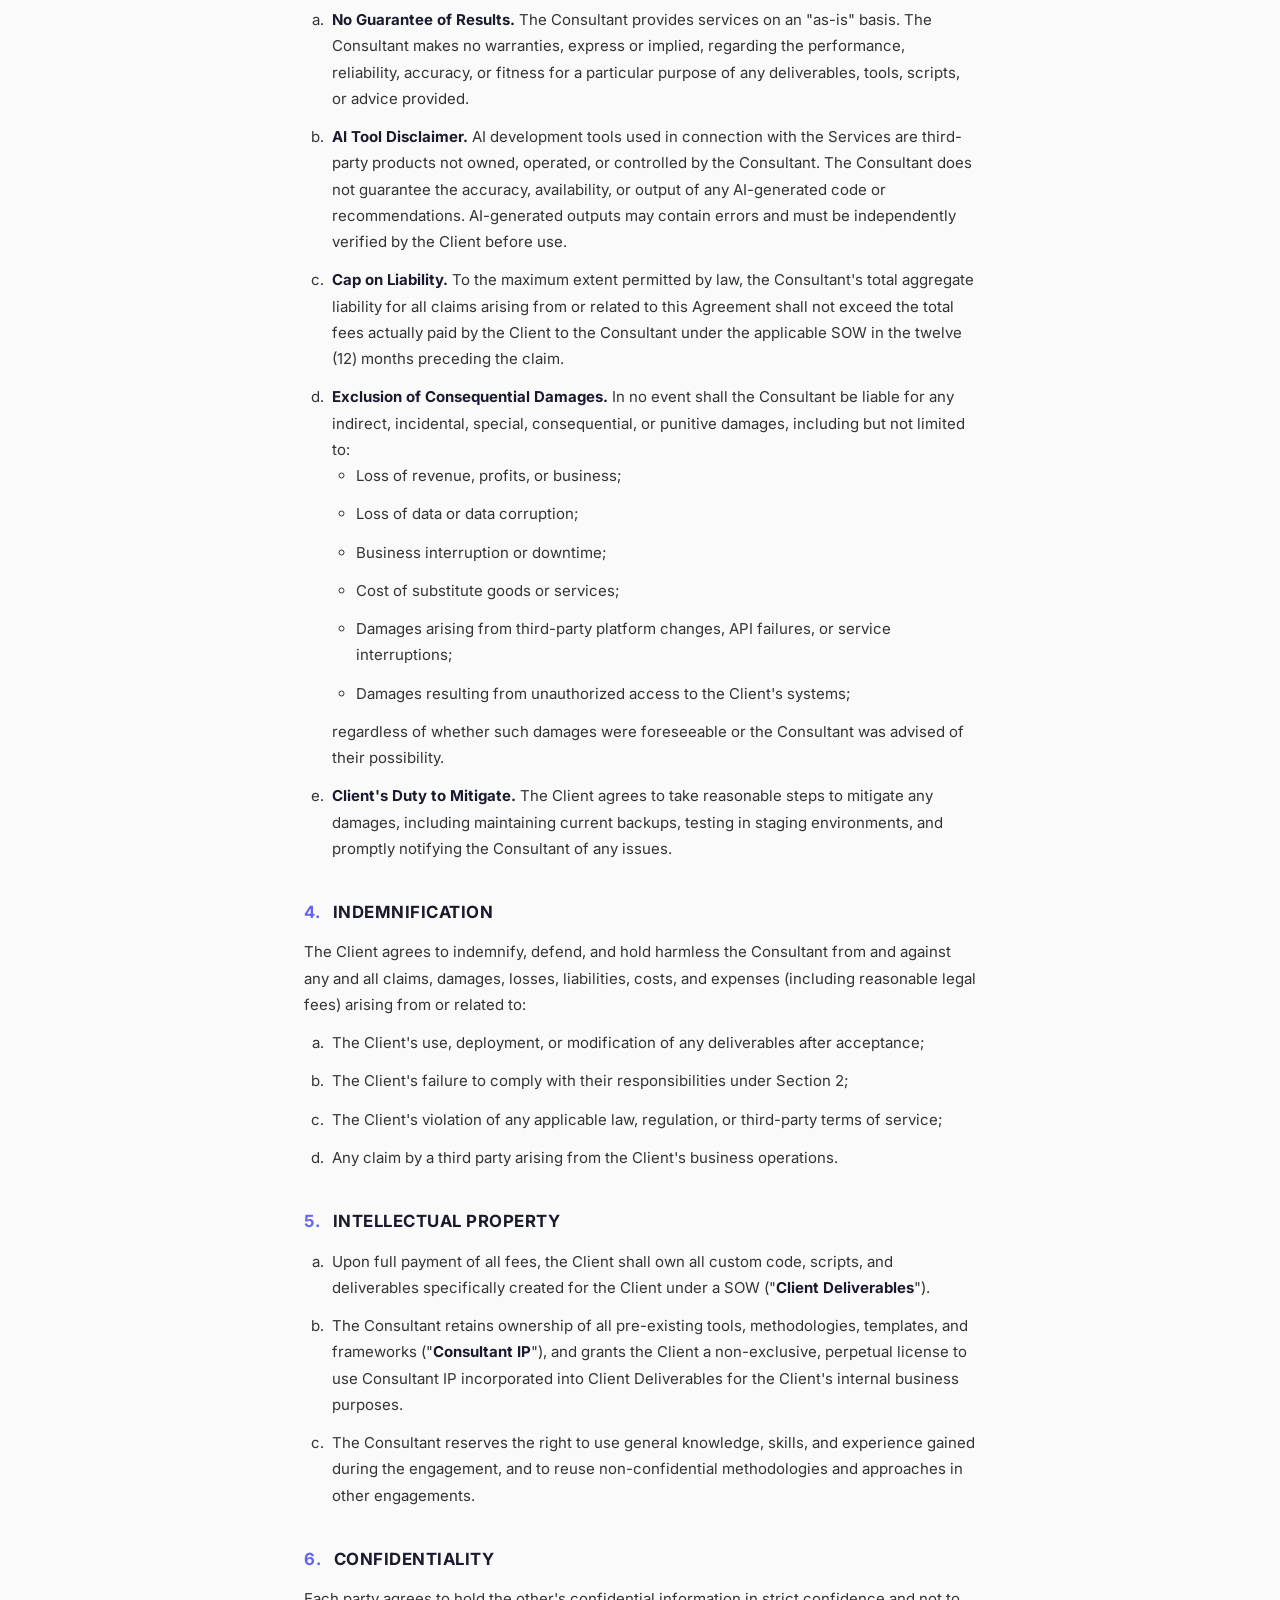
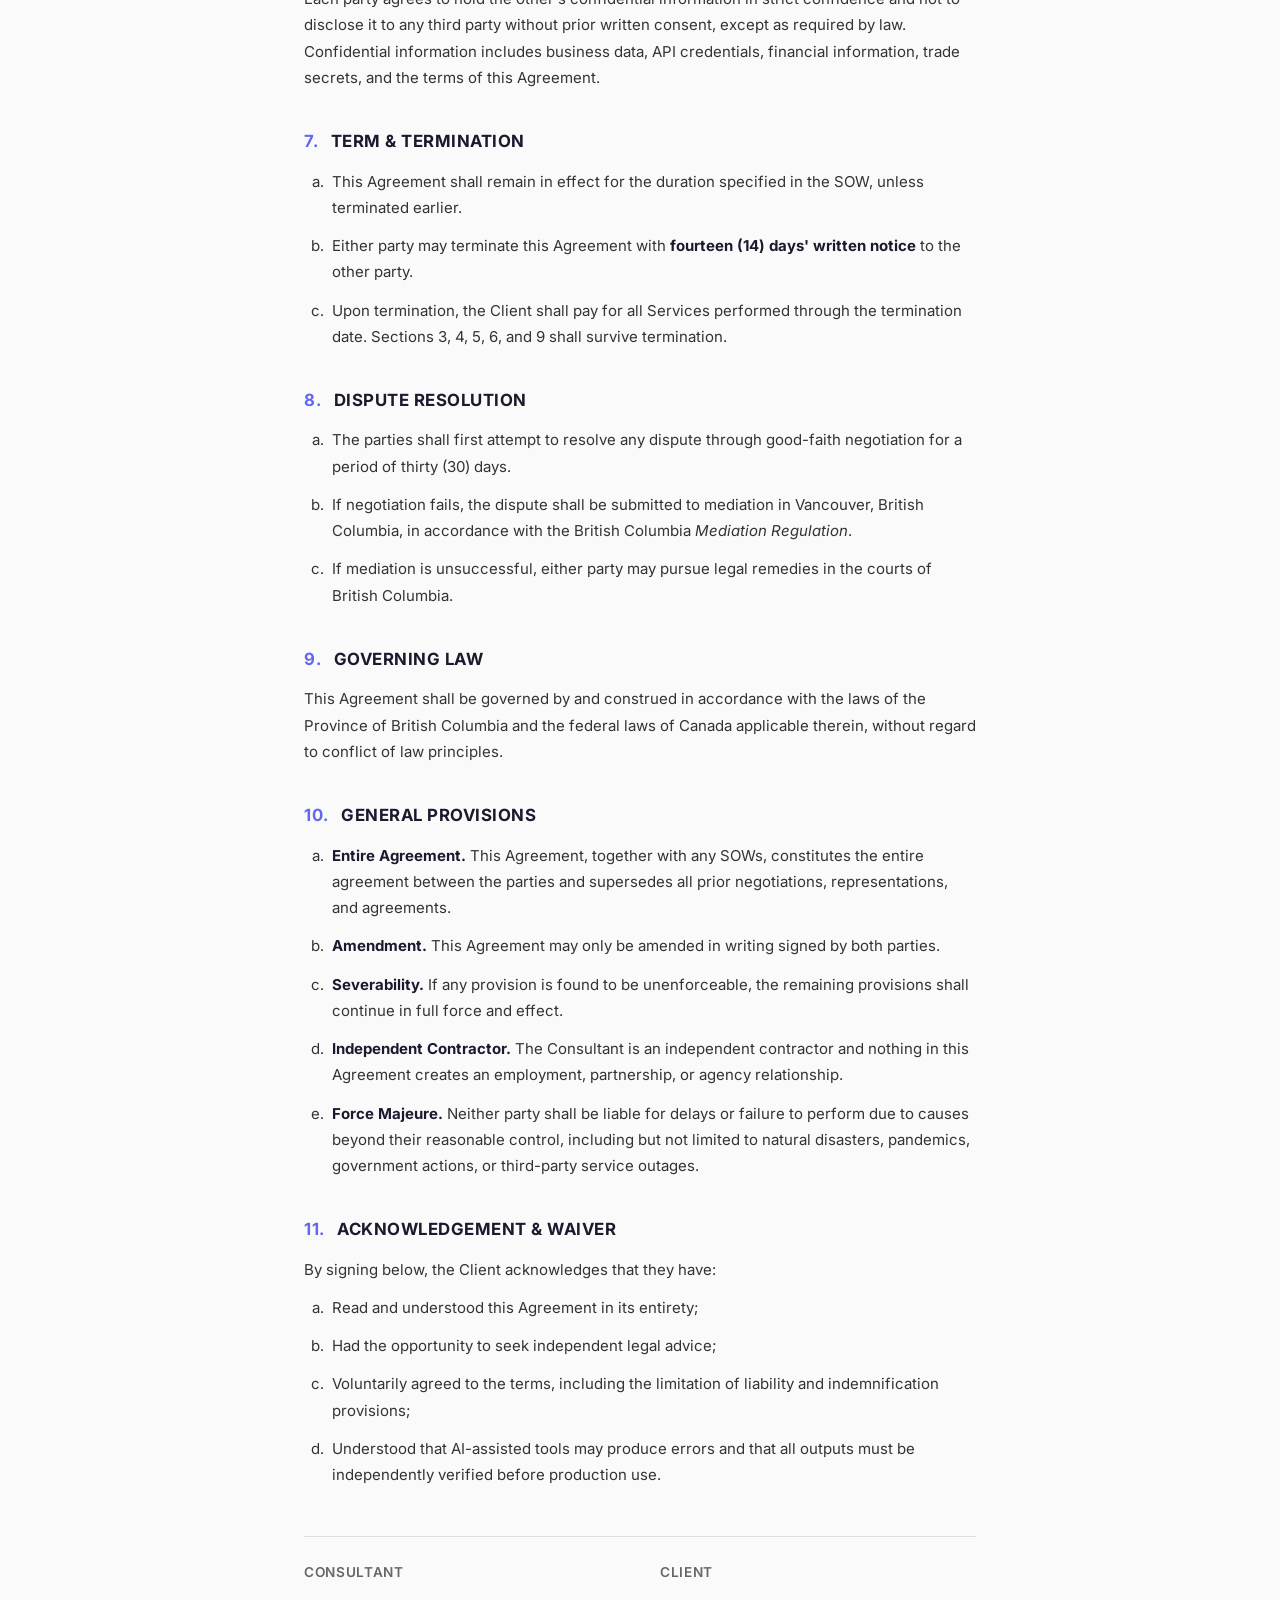
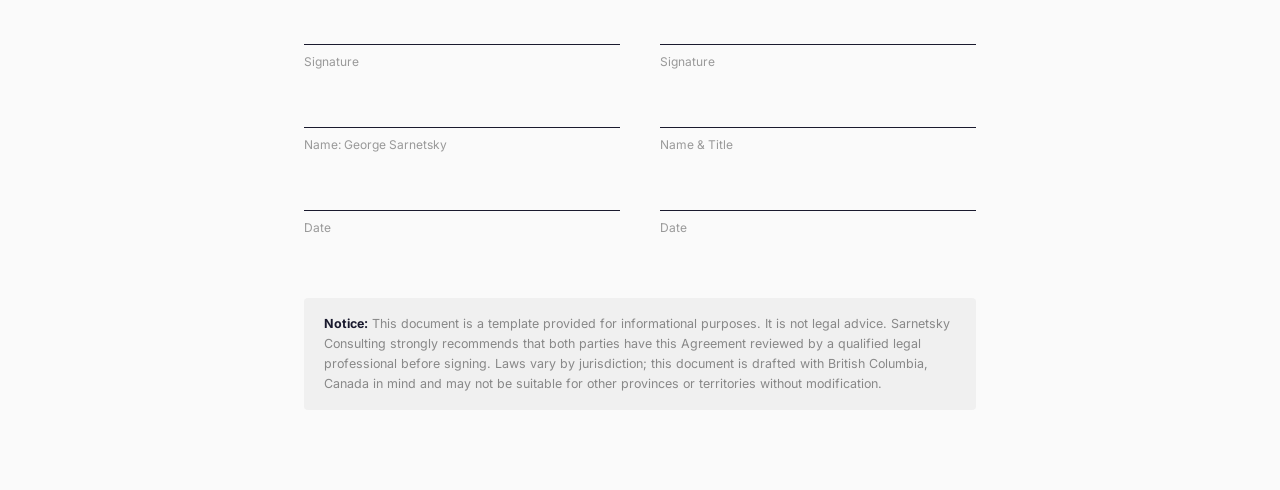
<file: waiver.html>
<!DOCTYPE html>
<html lang="en">
<head>
  <meta charset="UTF-8">
  <meta name="viewport" content="width=device-width, initial-scale=1.0">
  <title>Service Agreement & Limitation of Liability | Sarnetsky Consulting</title>
  <link rel="preconnect" href="https://fonts.googleapis.com">
  <link rel="preconnect" href="https://fonts.gstatic.com" crossorigin>
  <link href="https://fonts.googleapis.com/css2?family=Inter:wght@400;500;600;700&display=swap" rel="stylesheet">
  <style>
    *, *::before, *::after { box-sizing: border-box; margin: 0; padding: 0; }

    body {
      font-family: 'Inter', -apple-system, sans-serif;
      background: #fafafa;
      color: #1a1a2e;
      line-height: 1.75;
      font-size: 15px;
    }

    .waiver {
      max-width: 720px;
      margin: 0 auto;
      padding: 60px 24px 80px;
    }

    .waiver-header {
      margin-bottom: 48px;
      padding-bottom: 24px;
      border-bottom: 2px solid #1a1a2e;
    }

    .waiver-header h1 {
      font-size: 1.6rem;
      font-weight: 700;
      margin-bottom: 4px;
    }

    .waiver-header .subtitle {
      font-size: 0.9rem;
      color: #666;
    }

    .waiver-header .effective {
      font-size: 0.8rem;
      color: #999;
      margin-top: 8px;
    }

    h2 {
      font-size: 1.05rem;
      font-weight: 700;
      margin-top: 36px;
      margin-bottom: 12px;
      text-transform: uppercase;
      letter-spacing: 0.03em;
    }

    h2 .num {
      color: #6366f1;
      margin-right: 8px;
    }

    p, li {
      margin-bottom: 12px;
      color: #333;
    }

    ol, ul {
      padding-left: 24px;
    }

    ol > li {
      padding-left: 4px;
    }

    strong { color: #1a1a2e; }

    .highlight {
      background: #fff3cd;
      padding: 16px 20px;
      border-left: 4px solid #f59e0b;
      border-radius: 4px;
      margin: 20px 0;
      font-size: 0.9rem;
    }

    .sig-block {
      margin-top: 48px;
      padding-top: 24px;
      border-top: 1px solid #ddd;
      display: grid;
      grid-template-columns: 1fr 1fr;
      gap: 40px;
    }

    .sig-party h3 {
      font-size: 0.85rem;
      font-weight: 600;
      text-transform: uppercase;
      letter-spacing: 0.05em;
      color: #666;
      margin-bottom: 24px;
    }

    .sig-line {
      border-bottom: 1px solid #1a1a2e;
      margin-bottom: 6px;
      min-height: 36px;
    }

    .sig-label {
      font-size: 0.75rem;
      color: #999;
      margin-bottom: 20px;
    }

    .back-link {
      display: inline-block;
      font-size: 0.85rem;
      color: #6366f1;
      text-decoration: none;
      margin-bottom: 24px;
    }
    .back-link:hover { text-decoration: underline; }

    .disclaimer {
      margin-top: 40px;
      padding: 16px 20px;
      background: #f0f0f0;
      border-radius: 4px;
      font-size: 0.78rem;
      color: #888;
      line-height: 1.6;
    }

    @media print {
      body { background: #fff; font-size: 12pt; }
      .waiver { padding: 0; }
      .back-link { display: none; }
    }

    @media (max-width: 640px) {
      .sig-block { grid-template-columns: 1fr; gap: 32px; }
    }
  </style>
</head>
<body>
  <div class="waiver">
    <a href="index.html" class="back-link">&larr; Back to sarnetsky.ca</a>

    <div class="waiver-header">
      <h1>Consulting Service Agreement &<br>Limitation of Liability Waiver</h1>
      <div class="subtitle">George Sarnetsky, operating as Sarnetsky Consulting (Sole Proprietorship)</div>
      <div class="effective">Province of British Columbia, Canada</div>
    </div>

    <p>This Consulting Service Agreement and Limitation of Liability Waiver ("<strong>Agreement</strong>") is entered into as of <strong>___________________</strong> (the "<strong>Effective Date</strong>") by and between:</p>

    <p><strong>Consultant:</strong> George Sarnetsky, operating as Sarnetsky Consulting, a sole proprietorship based in Vancouver, British Columbia, Canada (the "<strong>Consultant</strong>")</p>

    <p><strong>Client:</strong> ______________________________, a business located at ______________________________ (the "<strong>Client</strong>")</p>

    <h2><span class="num">1.</span> Services</h2>
    <p>The Consultant agrees to provide consulting services related to AI-assisted e-commerce operations, including but not limited to:</p>
    <ol type="a">
      <li>Training and instruction in the use of AI-powered development tools;</li>
      <li>Building custom scripts, dashboards, and automation tools for the Client's e-commerce operations;</li>
      <li>Advising on integrations with third-party platforms (Shopify, Google Analytics, Meta Ads, Klaviyo, QuickBooks, and similar services);</li>
      <li>Providing documentation and ongoing support as mutually agreed.</li>
    </ol>
    <p>The specific scope of work, deliverables, timeline, and fees shall be set out in a separate Statement of Work ("<strong>SOW</strong>") signed by both parties, which shall be incorporated into this Agreement by reference.</p>

    <h2><span class="num">2.</span> Client Responsibilities</h2>
    <p>The Client acknowledges and agrees that:</p>
    <ol type="a">
      <li>The Client is solely responsible for <strong>reviewing, testing, and validating</strong> any code, scripts, automations, or processes created during or resulting from the consulting engagement before deploying them in a production environment;</li>
      <li>The Client is responsible for maintaining <strong>backups of all data and systems</strong> prior to implementing any changes recommended or built by the Consultant;</li>
      <li>The Client is responsible for ensuring compliance with all <strong>applicable laws, regulations, and third-party terms of service</strong> (including but not limited to Shopify's Terms of Service, API rate limits, and privacy regulations such as PIPEDA and CASL);</li>
      <li>The Client shall provide accurate and timely access to necessary accounts, credentials, and information required for the Consultant to perform the Services;</li>
      <li>The Client retains full <strong>operational control</strong> of their business and is solely responsible for all business decisions made based on the Consultant's work or advice.</li>
    </ol>

    <h2><span class="num">3.</span> Limitation of Liability</h2>

    <div class="highlight">
      <strong>Important:</strong> Please read this section carefully. By signing this Agreement, you acknowledge that you understand and accept the limitations described below.
    </div>

    <ol type="a">
      <li><strong>No Guarantee of Results.</strong> The Consultant provides services on an "as-is" basis. The Consultant makes no warranties, express or implied, regarding the performance, reliability, accuracy, or fitness for a particular purpose of any deliverables, tools, scripts, or advice provided.</li>
      <li><strong>AI Tool Disclaimer.</strong> AI development tools used in connection with the Services are third-party products not owned, operated, or controlled by the Consultant. The Consultant does not guarantee the accuracy, availability, or output of any AI-generated code or recommendations. AI-generated outputs may contain errors and must be independently verified by the Client before use.</li>
      <li><strong>Cap on Liability.</strong> To the maximum extent permitted by law, the Consultant's total aggregate liability for all claims arising from or related to this Agreement shall not exceed the total fees actually paid by the Client to the Consultant under the applicable SOW in the twelve (12) months preceding the claim.</li>
      <li><strong>Exclusion of Consequential Damages.</strong> In no event shall the Consultant be liable for any indirect, incidental, special, consequential, or punitive damages, including but not limited to:
        <ul>
          <li>Loss of revenue, profits, or business;</li>
          <li>Loss of data or data corruption;</li>
          <li>Business interruption or downtime;</li>
          <li>Cost of substitute goods or services;</li>
          <li>Damages arising from third-party platform changes, API failures, or service interruptions;</li>
          <li>Damages resulting from unauthorized access to the Client's systems;</li>
        </ul>
        regardless of whether such damages were foreseeable or the Consultant was advised of their possibility.
      </li>
      <li><strong>Client's Duty to Mitigate.</strong> The Client agrees to take reasonable steps to mitigate any damages, including maintaining current backups, testing in staging environments, and promptly notifying the Consultant of any issues.</li>
    </ol>

    <h2><span class="num">4.</span> Indemnification</h2>
    <p>The Client agrees to indemnify, defend, and hold harmless the Consultant from and against any and all claims, damages, losses, liabilities, costs, and expenses (including reasonable legal fees) arising from or related to:</p>
    <ol type="a">
      <li>The Client's use, deployment, or modification of any deliverables after acceptance;</li>
      <li>The Client's failure to comply with their responsibilities under Section 2;</li>
      <li>The Client's violation of any applicable law, regulation, or third-party terms of service;</li>
      <li>Any claim by a third party arising from the Client's business operations.</li>
    </ol>

    <h2><span class="num">5.</span> Intellectual Property</h2>
    <ol type="a">
      <li>Upon full payment of all fees, the Client shall own all custom code, scripts, and deliverables specifically created for the Client under a SOW ("<strong>Client Deliverables</strong>").</li>
      <li>The Consultant retains ownership of all pre-existing tools, methodologies, templates, and frameworks ("<strong>Consultant IP</strong>"), and grants the Client a non-exclusive, perpetual license to use Consultant IP incorporated into Client Deliverables for the Client's internal business purposes.</li>
      <li>The Consultant reserves the right to use general knowledge, skills, and experience gained during the engagement, and to reuse non-confidential methodologies and approaches in other engagements.</li>
    </ol>

    <h2><span class="num">6.</span> Confidentiality</h2>
    <p>Each party agrees to hold the other's confidential information in strict confidence and not to disclose it to any third party without prior written consent, except as required by law. Confidential information includes business data, API credentials, financial information, trade secrets, and the terms of this Agreement.</p>

    <h2><span class="num">7.</span> Term & Termination</h2>
    <ol type="a">
      <li>This Agreement shall remain in effect for the duration specified in the SOW, unless terminated earlier.</li>
      <li>Either party may terminate this Agreement with <strong>fourteen (14) days' written notice</strong> to the other party.</li>
      <li>Upon termination, the Client shall pay for all Services performed through the termination date. Sections 3, 4, 5, 6, and 9 shall survive termination.</li>
    </ol>

    <h2><span class="num">8.</span> Dispute Resolution</h2>
    <ol type="a">
      <li>The parties shall first attempt to resolve any dispute through good-faith negotiation for a period of thirty (30) days.</li>
      <li>If negotiation fails, the dispute shall be submitted to mediation in Vancouver, British Columbia, in accordance with the British Columbia <em>Mediation Regulation</em>.</li>
      <li>If mediation is unsuccessful, either party may pursue legal remedies in the courts of British Columbia.</li>
    </ol>

    <h2><span class="num">9.</span> Governing Law</h2>
    <p>This Agreement shall be governed by and construed in accordance with the laws of the Province of British Columbia and the federal laws of Canada applicable therein, without regard to conflict of law principles.</p>

    <h2><span class="num">10.</span> General Provisions</h2>
    <ol type="a">
      <li><strong>Entire Agreement.</strong> This Agreement, together with any SOWs, constitutes the entire agreement between the parties and supersedes all prior negotiations, representations, and agreements.</li>
      <li><strong>Amendment.</strong> This Agreement may only be amended in writing signed by both parties.</li>
      <li><strong>Severability.</strong> If any provision is found to be unenforceable, the remaining provisions shall continue in full force and effect.</li>
      <li><strong>Independent Contractor.</strong> The Consultant is an independent contractor and nothing in this Agreement creates an employment, partnership, or agency relationship.</li>
      <li><strong>Force Majeure.</strong> Neither party shall be liable for delays or failure to perform due to causes beyond their reasonable control, including but not limited to natural disasters, pandemics, government actions, or third-party service outages.</li>
    </ol>

    <h2><span class="num">11.</span> Acknowledgement & Waiver</h2>
    <p>By signing below, the Client acknowledges that they have:</p>
    <ol type="a">
      <li>Read and understood this Agreement in its entirety;</li>
      <li>Had the opportunity to seek independent legal advice;</li>
      <li>Voluntarily agreed to the terms, including the limitation of liability and indemnification provisions;</li>
      <li>Understood that AI-assisted tools may produce errors and that all outputs must be independently verified before production use.</li>
    </ol>

    <!-- Signature Block -->
    <div class="sig-block">
      <div class="sig-party">
        <h3>Consultant</h3>
        <div class="sig-line"></div>
        <div class="sig-label">Signature</div>
        <div class="sig-line"></div>
        <div class="sig-label">Name: George Sarnetsky</div>
        <div class="sig-line"></div>
        <div class="sig-label">Date</div>
      </div>
      <div class="sig-party">
        <h3>Client</h3>
        <div class="sig-line"></div>
        <div class="sig-label">Signature</div>
        <div class="sig-line"></div>
        <div class="sig-label">Name & Title</div>
        <div class="sig-line"></div>
        <div class="sig-label">Date</div>
      </div>
    </div>

    <div class="disclaimer">
      <strong>Notice:</strong> This document is a template provided for informational purposes. It is not legal advice. Sarnetsky Consulting strongly recommends that both parties have this Agreement reviewed by a qualified legal professional before signing. Laws vary by jurisdiction; this document is drafted with British Columbia, Canada in mind and may not be suitable for other provinces or territories without modification.
    </div>

  </div>
</body>
</html>
</file>
<file: css/style.css>
/* ============================================
   Sarnetsky Consulting — v4
   Warm editorial, light palette, personal brand
   ============================================ */

:root {
  --hue: 150;
  --sat: 40%;

  /* Light warm palette */
  --bg:        #f8f6f1;
  --bg-2:      #f0ede6;
  --bg-3:      #e8e4db;
  --surface:   #ffffff;
  --border:    #d8d3c8;
  --text:      #1a1a1a;
  --text-2:    #444440;
  --text-3:    #6b6b62;
  --accent:    hsl(var(--hue), var(--sat), 28%);
  --accent-2:  hsl(var(--hue), var(--sat), 36%);
  --accent-glow: hsla(var(--hue), var(--sat), 30%, 0.08);
  --gold:      #b8960c;
  --gold-light:#d4b44a;
  --green:     #1a6b3c;
  --red:       #c0392b;
  --radius:    8px;
  --radius-sm: 6px;
  --font:      'Manrope', -apple-system, BlinkMacSystemFont, sans-serif;
  --font-display: 'Space Grotesk', 'Manrope', sans-serif;
  --mono:      'IBM Plex Mono', 'Fira Code', monospace;
  --max-w:     1080px;
  --transition: 0.3s cubic-bezier(0.4, 0, 0.2, 1);
}

/* Reset */
*, *::before, *::after { box-sizing: border-box; margin: 0; padding: 0; }

html {
  scroll-behavior: smooth;
  -webkit-font-smoothing: antialiased;
}

body {
  font-family: var(--font);
  background: var(--bg);
  color: var(--text);
  line-height: 1.7;
  font-size: 16px;
  overflow-x: hidden;
}

img { max-width: 100%; display: block; }

a {
  color: var(--accent-2);
  text-decoration: none;
  transition: color var(--transition);
}
a:hover { color: var(--gold); }

h1, h2, h3 {
  font-family: var(--font-display);
  letter-spacing: -0.03em;
  color: var(--text);
  line-height: 1.15;
}
h4, h5, h6 { font-family: var(--font-display); }

.container {
  max-width: var(--max-w);
  margin: 0 auto;
  padding: 0 24px;
}

/* ============================================
   Scroll colour-shift bar
   ============================================ */
.scroll-hue-bar {
  position: fixed;
  top: 0; left: 0; right: 0;
  height: 2px;
  z-index: 200;
  background: linear-gradient(90deg,
    hsl(150, 40%, 28%),
    hsl(160, 38%, 30%),
    hsl(45, 70%, 45%)
  );
  transform: scaleX(var(--scroll-progress, 0));
  transform-origin: left;
  transition: transform 0.1s linear;
}

/* ============================================
   Buttons
   ============================================ */
.btn {
  display: inline-flex;
  align-items: center;
  gap: 8px;
  font-family: var(--font);
  font-weight: 600;
  font-size: 0.9rem;
  padding: 14px 32px;
  border-radius: var(--radius);
  border: none;
  cursor: pointer;
  transition: all 0.2s ease;
  text-decoration: none;
  touch-action: manipulation;
}

.btn-primary {
  background: var(--accent);
  color: #fff;
  box-shadow: 0 1px 3px rgba(0,0,0,0.12), 0 4px 12px rgba(0,0,0,0.08);
}
.btn-primary:hover {
  color: #fff;
  background: var(--accent-2);
  transform: translateY(-1px);
  box-shadow: 0 2px 8px rgba(0,0,0,0.15), 0 8px 24px rgba(0,0,0,0.1);
}

.btn-outline {
  background: transparent;
  color: var(--text);
  border: 1.5px solid var(--border);
}
.btn-outline:hover {
  border-color: var(--accent);
  color: var(--accent);
}

.btn-sm { padding: 10px 22px; font-size: 0.85rem; }
.btn-lg { padding: 16px 40px; font-size: 0.95rem; }

/* ============================================
   Navigation
   ============================================ */
.nav {
  position: fixed;
  top: 0; left: 0; right: 0;
  z-index: 100;
  padding: 20px 0;
  transition: all var(--transition);
  background: transparent;
}

.nav.scrolled {
  background: rgba(248, 246, 241, 0.95);
  backdrop-filter: blur(16px);
  -webkit-backdrop-filter: blur(16px);
  border-bottom: 1px solid var(--border);
  padding: 14px 0;
}

.nav-inner {
  display: flex;
  align-items: center;
  justify-content: space-between;
}

/* Typographic logo */
.nav-logo {
  font-family: var(--font-display);
  font-size: 1.2rem;
  font-weight: 700;
  color: var(--text);
  text-decoration: none;
  letter-spacing: -0.03em;
  display: flex;
  align-items: center;
  gap: 0;
}
.nav-logo:hover { color: var(--text); }

/* No special styling on the S — same as the rest of the wordmark */

.logo-dot {
  color: var(--gold);
  font-weight: 400;
}

.nav-links {
  display: flex;
  align-items: center;
  gap: 36px;
}

.nav-links a {
  color: var(--text-2);
  font-size: 0.88rem;
  font-weight: 500;
  transition: color var(--transition);
}
.nav-links a:hover { color: var(--text); }

/* Nav CTA button override */
.nav-links .btn-primary {
  color: #fff;
  padding: 8px 20px;
}
.nav-links .btn-primary:hover { color: #fff; }

.nav-toggle {
  display: none;
  background: none;
  border: none;
  cursor: pointer;
  padding: 4px;
  flex-direction: column;
  gap: 5px;
}
.nav-toggle span {
  display: block;
  width: 22px;
  height: 2px;
  background: var(--text);
  border-radius: 2px;
  transition: all var(--transition);
}

/* ============================================
   Hero — editorial, photo-forward
   ============================================ */
.hero {
  padding: 160px 0 80px;
}

.hero-content {
  max-width: 680px;
}

.hero-layout {
  display: grid;
  grid-template-columns: 1fr 300px;
  gap: 64px;
  align-items: start;
}

.hero-badge {
  display: inline-block;
  font-family: var(--mono);
  font-size: 0.72rem;
  font-weight: 500;
  color: var(--accent);
  text-transform: uppercase;
  letter-spacing: 0.1em;
  margin-bottom: 20px;
}

.hero h1 {
  font-size: clamp(2.6rem, 5vw, 3.4rem);
  font-weight: 700;
  margin-bottom: 24px;
}

.hero-accent {
  color: var(--accent);
}

.hero-sub {
  font-size: 1.1rem;
  color: var(--text-2);
  line-height: 1.75;
  margin-bottom: 36px;
  max-width: 540px;
}

.hero-cta {
  display: flex;
  gap: 14px;
  flex-wrap: wrap;
  margin-bottom: 48px;
}

.hero-credibility {
  font-family: var(--mono);
  font-size: 0.78rem;
  color: var(--text-3);
  line-height: 1.7;
  padding-top: 24px;
  border-top: 1px solid var(--border);
}
.hero-credibility strong {
  color: var(--text-2);
  font-weight: 600;
}

/* Photo */
.hero-photo-wrapper {
  position: relative;
}

.hero-photo {
  width: 100%;
  height: auto;
  border-radius: var(--radius);
  box-shadow: 0 16px 48px rgba(0,0,0,0.1);
}

.hero-photo-accent {
  position: absolute;
  top: -8px;
  right: -8px;
  bottom: 8px;
  left: 8px;
  border: 2px solid var(--accent);
  border-radius: var(--radius);
  opacity: 0.12;
  z-index: -1;
}

/* ============================================
   Section pattern
   ============================================ */
.section { padding: 96px 0; }
.section-alt { background: var(--bg-2); }

.section-label {
  font-family: var(--mono);
  font-size: 0.72rem;
  font-weight: 500;
  color: var(--gold);
  text-transform: uppercase;
  letter-spacing: 0.12em;
  margin-bottom: 12px;
}

.section-title {
  font-size: clamp(1.6rem, 3vw, 2.2rem);
  font-weight: 700;
  margin-bottom: 16px;
}

.section-desc {
  color: var(--text-2);
  font-size: 1.05rem;
  line-height: 1.7;
  max-width: 560px;
}

.section-header {
  margin-bottom: 56px;
}

.section-header-center {
  text-align: center;
  max-width: 600px;
  margin-left: auto;
  margin-right: auto;
}
.section-header-center .section-desc {
  max-width: 100%;
}

/* ============================================
   Services — clean cards
   ============================================ */
.services-grid {
  display: grid;
  grid-template-columns: repeat(3, 1fr);
  gap: 20px;
}

.service-card {
  background: var(--surface);
  border: 1px solid var(--border);
  border-radius: var(--radius);
  padding: 32px 28px;
  transition: all var(--transition);
  position: relative;
  overflow: hidden;
}

.service-card::before {
  content: '';
  position: absolute;
  top: 0; left: 0; right: 0;
  height: 3px;
  background: linear-gradient(90deg, var(--accent), var(--gold-light));
  opacity: 0;
  transition: opacity var(--transition);
}

.service-card:hover {
  transform: translateY(-3px);
  box-shadow: 0 12px 40px rgba(0,0,0,0.08);
  border-color: transparent;
}
.service-card:hover::before { opacity: 1; }

.service-icon {
  width: 40px;
  height: 40px;
  display: flex;
  align-items: center;
  justify-content: center;
  color: var(--accent);
  margin-bottom: 18px;
}
.service-icon svg { width: 24px; height: 24px; }

.service-card h3 {
  font-size: 1.05rem;
  font-weight: 600;
  margin-bottom: 10px;
}

.service-card p {
  color: var(--text-2);
  font-size: 0.88rem;
  line-height: 1.65;
  margin-bottom: 18px;
}

.service-tags {
  list-style: none;
  display: flex;
  flex-wrap: wrap;
  gap: 6px;
}
.service-tags li {
  font-family: var(--mono);
  font-size: 0.68rem;
  color: var(--text-2);
  background: var(--bg);
  padding: 3px 10px;
  border-radius: 100px;
  border: 1px solid var(--border);
}

/* ============================================
   Results — horizontal cards
   ============================================ */
.results-grid {
  display: grid;
  grid-template-columns: repeat(2, 1fr);
  gap: 20px;
}

.result-card {
  background: var(--surface);
  border: 1px solid var(--border);
  border-radius: var(--radius);
  padding: 32px;
  transition: all var(--transition);
}
.result-card:hover {
  transform: translateY(-2px);
  box-shadow: 0 8px 30px rgba(0,0,0,0.06);
}

.result-metric {
  display: flex;
  align-items: baseline;
  gap: 8px;
  margin-bottom: 14px;
}

.result-num {
  font-family: var(--font-display);
  font-size: 2.2rem;
  font-weight: 700;
  color: var(--accent);
  line-height: 1;
}

.result-unit {
  font-family: var(--mono);
  font-size: 0.78rem;
  color: var(--text-2);
}

.result-card h3 {
  font-size: 1rem;
  font-weight: 600;
  margin-bottom: 8px;
}

.result-card p {
  color: var(--text-2);
  font-size: 0.88rem;
  line-height: 1.65;
}

/* ============================================
   Process — timeline
   ============================================ */
.process-steps {
  max-width: 640px;
}

.step {
  display: flex;
  gap: 28px;
  padding: 28px 0;
  border-bottom: 1px solid var(--border);
}
.step:last-child { border-bottom: none; }

.step-num {
  font-family: var(--font-display);
  font-size: 1.1rem;
  font-weight: 700;
  color: var(--gold);
  flex-shrink: 0;
  width: 32px;
  padding-top: 2px;
}

.step-content h3 {
  font-size: 1.05rem;
  font-weight: 600;
  margin-bottom: 6px;
}

.step-content p {
  color: var(--text-2);
  font-size: 0.92rem;
  line-height: 1.7;
}
.step-content strong { color: var(--text); }

/* ============================================
   About — photo + text + cards
   ============================================ */
.about-header {
  display: grid;
  grid-template-columns: 120px 1fr;
  gap: 32px;
  align-items: start;
  margin-bottom: 40px;
}

.about-photo-wrapper {
  width: 120px;
  overflow: hidden;
  border-radius: var(--radius);
  border: 2px solid var(--border);
  box-shadow: 0 8px 24px rgba(0,0,0,0.06);
  flex-shrink: 0;
}

.about-photo {
  width: 100%;
  height: auto;
  display: block;
}

.about-intro h2 {
  font-size: 1.6rem;
  font-weight: 700;
  margin-bottom: 2px;
}

.about-role {
  font-family: var(--mono);
  font-size: 0.8rem;
  color: var(--gold);
  font-weight: 500;
  margin-bottom: 16px;
  text-transform: uppercase;
  letter-spacing: 0.06em;
}

.about-intro p {
  color: var(--text-2);
  margin-bottom: 12px;
  line-height: 1.7;
  font-size: 0.95rem;
}
.about-intro p strong { color: var(--text); }

.about-cards {
  display: grid;
  grid-template-columns: repeat(3, 1fr);
  gap: 16px;
  align-items: stretch;
}

.about-card {
  background: var(--surface);
  border: 1px solid var(--border);
  border-radius: var(--radius);
  padding: 24px 20px;
  transition: all var(--transition);
}
.about-card:hover {
  transform: translateY(-2px);
  box-shadow: 0 8px 24px rgba(0,0,0,0.06);
}

.about-card-icon {
  width: 32px;
  height: 32px;
  display: flex;
  align-items: center;
  justify-content: center;
  color: var(--accent);
  margin-bottom: 12px;
}
.about-card-icon svg { width: 20px; height: 20px; }

.about-card h4 {
  font-family: var(--font-display);
  font-size: 0.92rem;
  font-weight: 600;
  margin-bottom: 4px;
}

.about-card p {
  color: var(--text-2);
  font-size: 0.82rem;
  line-height: 1.6;
}

/* ============================================
   CTA
   ============================================ */
.cta-inner {
  text-align: center;
  max-width: 520px;
  margin: 0 auto;
}

.cta-inner h2 {
  font-size: 1.8rem;
  font-weight: 700;
  margin-bottom: 14px;
}

.cta-inner p {
  color: var(--text-2);
  font-size: 1rem;
  line-height: 1.7;
  margin-bottom: 28px;
}

.cta-note {
  margin-top: 14px;
  font-size: 0.82rem;
  color: var(--text-3);
}

/* ============================================
   Footer
   ============================================ */
.footer {
  padding: 32px 0;
  border-top: 1px solid var(--border);
}

.footer-inner {
  display: flex;
  align-items: center;
  justify-content: space-between;
}

.footer-logo {
  font-family: var(--font-display);
  font-size: 1rem;
  font-weight: 700;
  color: var(--text);
  text-decoration: none;
  letter-spacing: -0.03em;
}
.footer-logo:hover { color: var(--text); }
/* Footer logo inherits nav-logo styles */
.footer-logo .logo-dot { color: var(--gold); font-weight: 400; }

.footer-right {
  display: flex;
  align-items: center;
  gap: 24px;
}

.easter-egg {
  font-family: var(--mono);
  font-size: 0.7rem;
  color: var(--text-3);
  opacity: 0.3;
  transition: opacity var(--transition);
}
.easter-egg:hover { opacity: 1; color: var(--gold); }

.footer-copy {
  font-size: 0.78rem;
  color: var(--text-3);
}

/* ============================================
   Problem grid
   ============================================ */
.problem-grid {
  display: grid;
  grid-template-columns: 1fr 1fr;
  gap: 56px;
  align-items: center;
}

.problem-text h2 { margin-bottom: 16px; }

@media (max-width: 900px) {
  .problem-grid { grid-template-columns: 1fr; gap: 36px; }
}

/* ============================================
   Terminal (kept for animation)
   ============================================ */
.terminal {
  background: #1a1a1a;
  border-radius: var(--radius);
  overflow: hidden;
  box-shadow: 0 20px 60px rgba(0,0,0,0.15);
}

.terminal-bar {
  display: flex;
  align-items: center;
  gap: 7px;
  padding: 11px 14px;
  background: #252525;
}

.terminal-dot { width: 9px; height: 9px; border-radius: 50%; }
.terminal-dot.red { background: #ff5f56; }
.terminal-dot.yellow { background: #ffbd2e; }
.terminal-dot.green { background: #27c93f; }

.terminal-title {
  font-family: var(--mono);
  font-size: 0.7rem;
  color: #777;
  margin-left: 8px;
}

.terminal-body {
  padding: 18px;
  font-family: var(--mono);
  font-size: 0.8rem;
  line-height: 1.8;
  min-height: 200px;
  color: #e0e0e0;
}

.terminal-line { display: flex; align-items: center; gap: 8px; }
.t-prompt { color: #4ade80; font-weight: 600; }
.t-input { color: #e0e0e0; }
.t-cursor { color: #4ade80; animation: blink 1s step-end infinite; }

@keyframes blink { 50% { opacity: 0; } }

.terminal-output {
  margin-top: 12px;
  color: #aaa;
  font-size: 0.75rem;
  line-height: 1.9;
}
.terminal-output .t-success { color: #4ade80; }
.terminal-output .t-dim { color: #666; }

/* ============================================
   Scroll Reveal — staggered, alive
   ============================================ */

/* Base hidden state: applied by JS */
[data-reveal] {
  opacity: 0;
  transform: translateY(28px);
  transition:
    opacity 0.7s cubic-bezier(0.16, 1, 0.3, 1),
    transform 0.7s cubic-bezier(0.16, 1, 0.3, 1);
  will-change: opacity, transform;
}

/* Slide from left variant */
[data-reveal="left"] {
  transform: translateX(-32px);
}

/* Slide from right variant */
[data-reveal="right"] {
  transform: translateX(32px);
}

/* Scale up variant */
[data-reveal="scale"] {
  transform: scale(0.95);
}

/* Visible state */
[data-reveal].is-visible {
  opacity: 1;
  transform: translateY(0) translateX(0) scale(1);
}

/* Stagger children via CSS custom property */
[data-reveal] {
  transition-delay: calc(var(--reveal-delay, 0) * 0.08s);
}

/* ---- CSS scroll-driven (progressive enhancement, Chrome/Edge) ---- */
@supports (animation-timeline: view()) {
  .scroll-reveal {
    animation: scrollIn both ease;
    animation-timeline: view();
    animation-range: entry 5% entry 40%;
  }

  @keyframes scrollIn {
    from {
      opacity: 0;
      transform: translateY(28px);
    }
    to {
      opacity: 1;
      transform: translateY(0);
    }
  }

  /* Stagger grid children natively */
  .services-grid .scroll-reveal:nth-child(1) { animation-range: entry 5% entry 35%; }
  .services-grid .scroll-reveal:nth-child(2) { animation-range: entry 8% entry 38%; }
  .services-grid .scroll-reveal:nth-child(3) { animation-range: entry 11% entry 41%; }
  .services-grid .scroll-reveal:nth-child(4) { animation-range: entry 5% entry 35%; }
  .services-grid .scroll-reveal:nth-child(5) { animation-range: entry 8% entry 38%; }
  .services-grid .scroll-reveal:nth-child(6) { animation-range: entry 11% entry 41%; }

  .results-grid .scroll-reveal:nth-child(1) { animation-range: entry 5% entry 35%; }
  .results-grid .scroll-reveal:nth-child(2) { animation-range: entry 8% entry 38%; }
  .results-grid .scroll-reveal:nth-child(3) { animation-range: entry 5% entry 35%; }
  .results-grid .scroll-reveal:nth-child(4) { animation-range: entry 8% entry 38%; }
}

/* ============================================
   Responsive
   ============================================ */
@media (max-width: 900px) {
  .hero-layout { grid-template-columns: 1fr; gap: 40px; }
  .hero-photo-wrapper { max-width: 280px; margin: 0 auto; }
  .services-grid { grid-template-columns: repeat(2, 1fr); }
  .about-cards { grid-template-columns: 1fr; }
}

@media (max-width: 640px) {
  .nav-links {
    display: none;
    position: fixed;
    inset: 0;
    background: var(--bg);
    flex-direction: column;
    align-items: center;
    justify-content: center;
    gap: 24px;
    z-index: 99;
  }
  .nav-links.open { display: flex; }
  .nav-links a { font-size: 1.2rem; }
  .nav-toggle { display: flex; z-index: 101; }

  .hero { padding: 120px 0 60px; }
  .hero h1 { font-size: 2rem; }

  .services-grid { grid-template-columns: 1fr; }
  .results-grid { grid-template-columns: 1fr; }

  .about-header { grid-template-columns: 1fr; justify-items: center; text-align: center; gap: 20px; }
  .about-photo-wrapper { width: 100px; }
  .about-intro { text-align: left; }

  .step { flex-direction: column; gap: 8px; }

  .footer-inner { flex-direction: column; gap: 8px; text-align: center; }

  .hero-cta { flex-direction: column; }
  .hero-cta .btn { text-align: center; justify-content: center; }

  .section { padding: 64px 0; }
}
</file>
